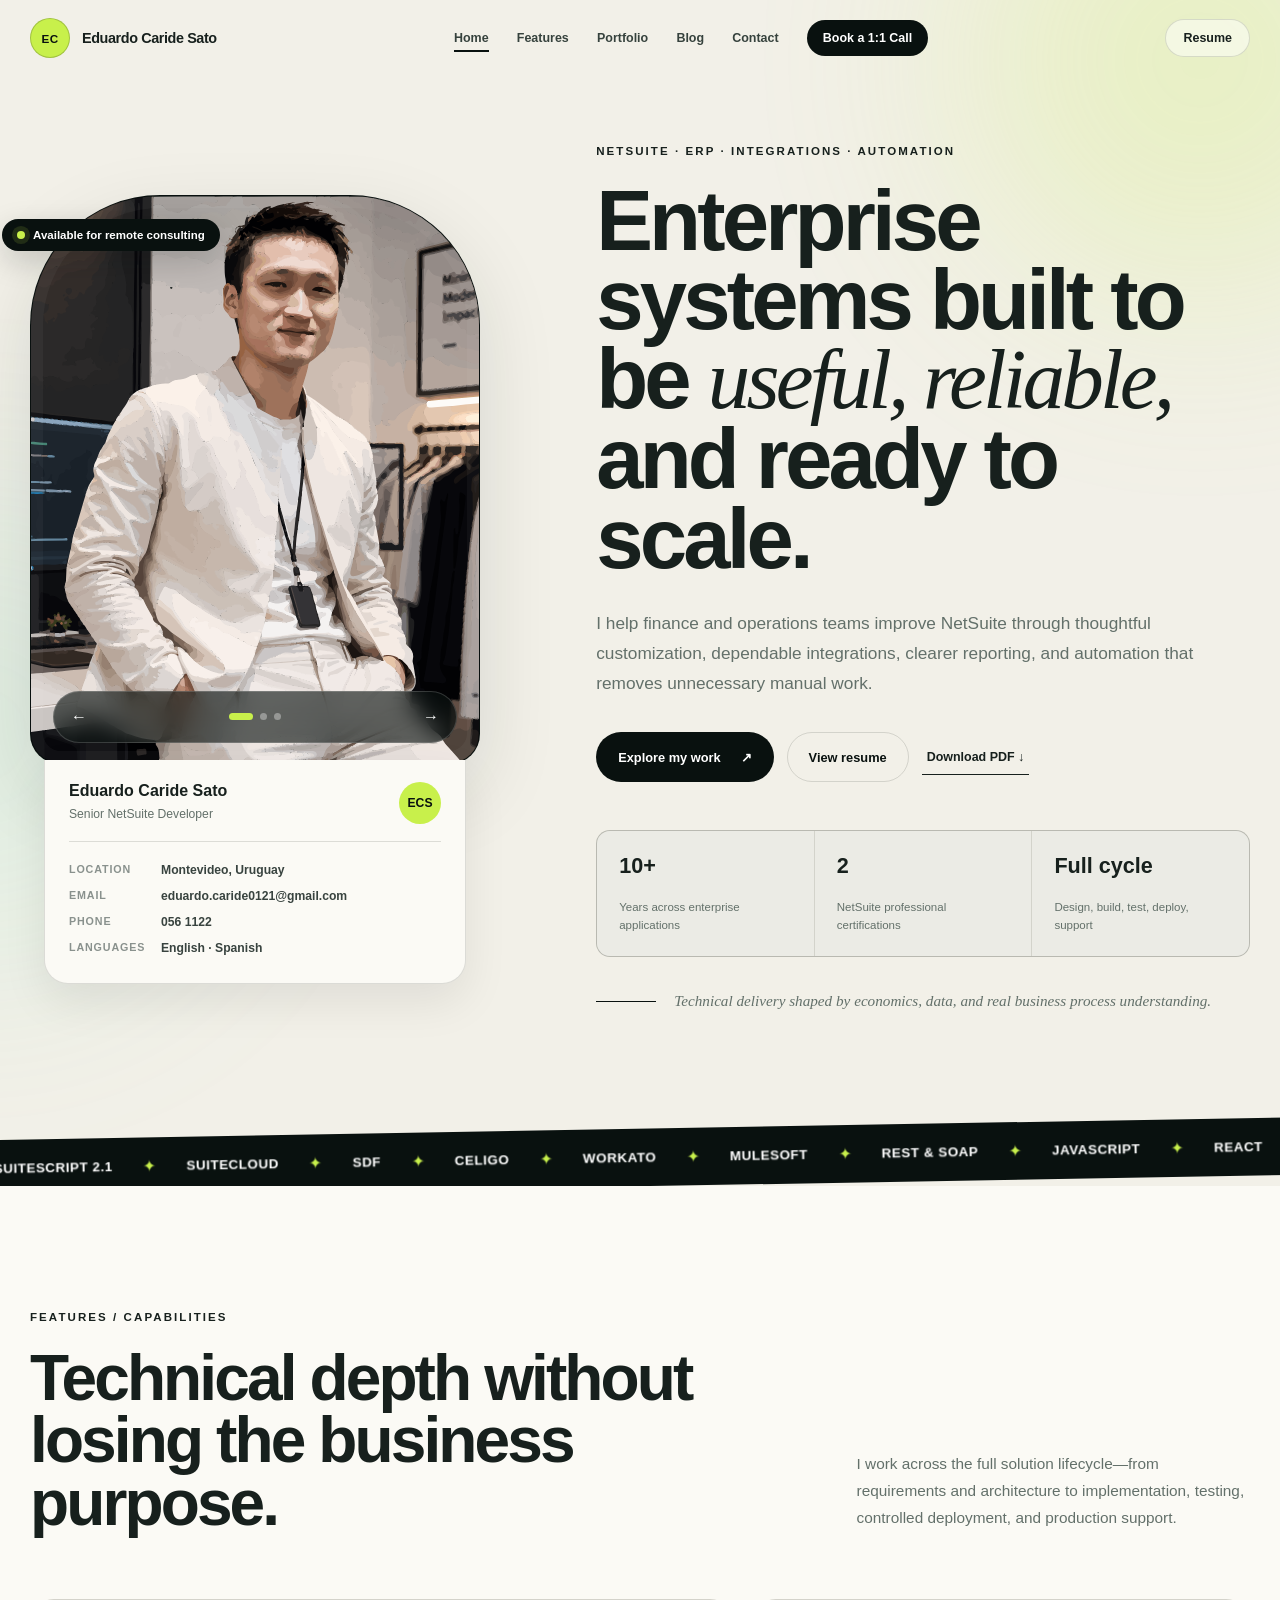
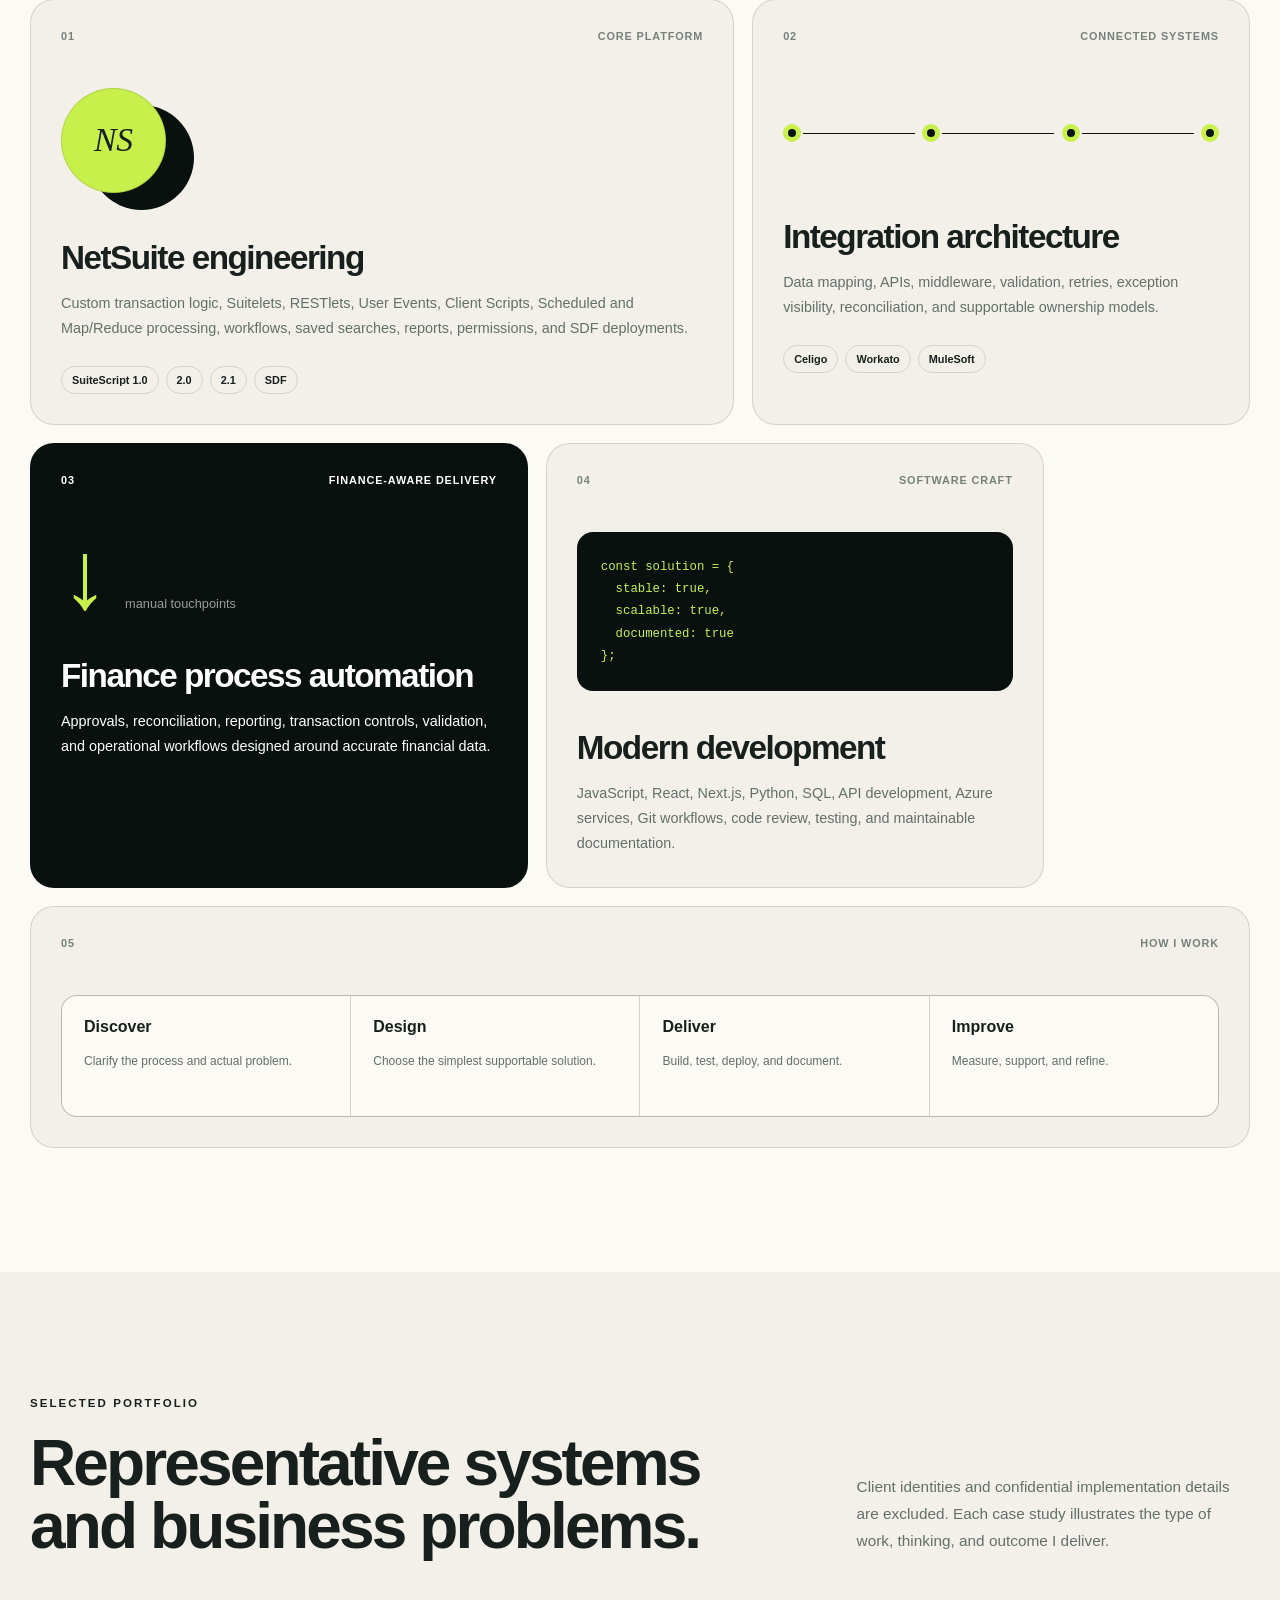
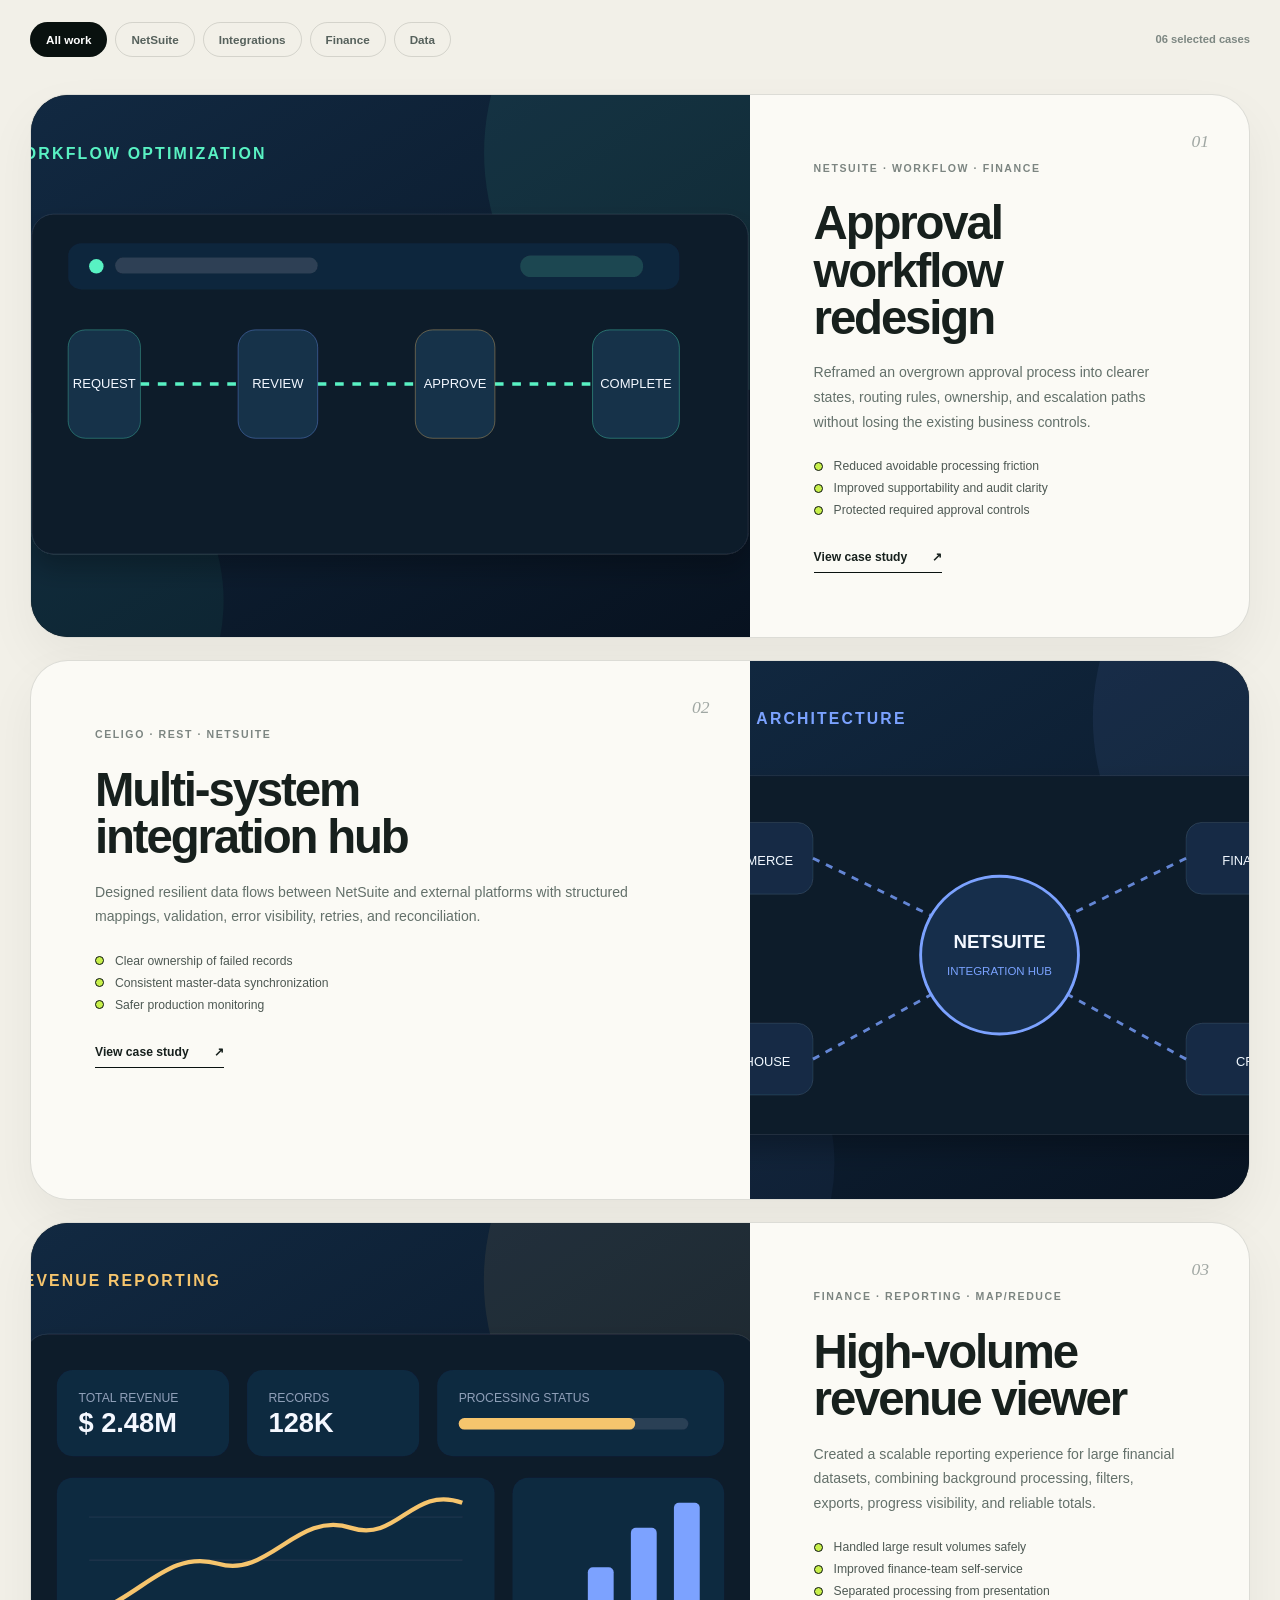
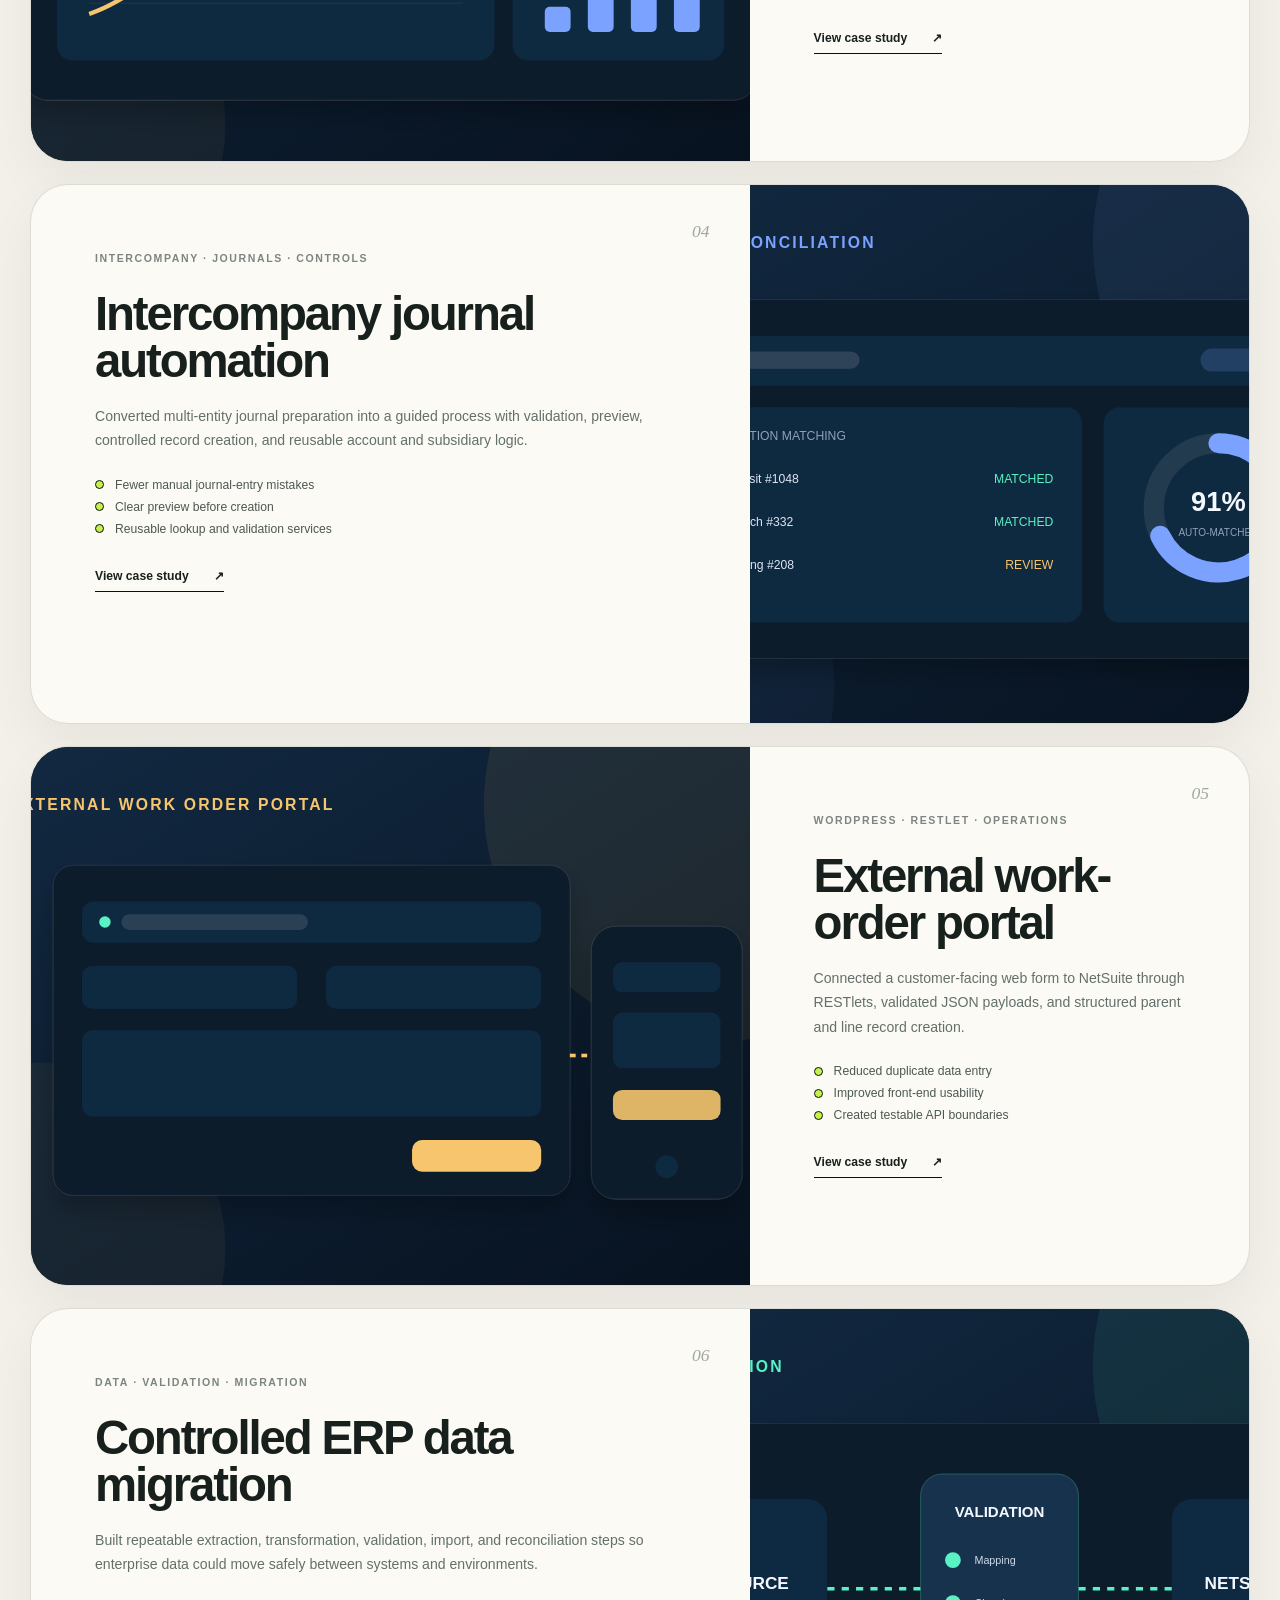
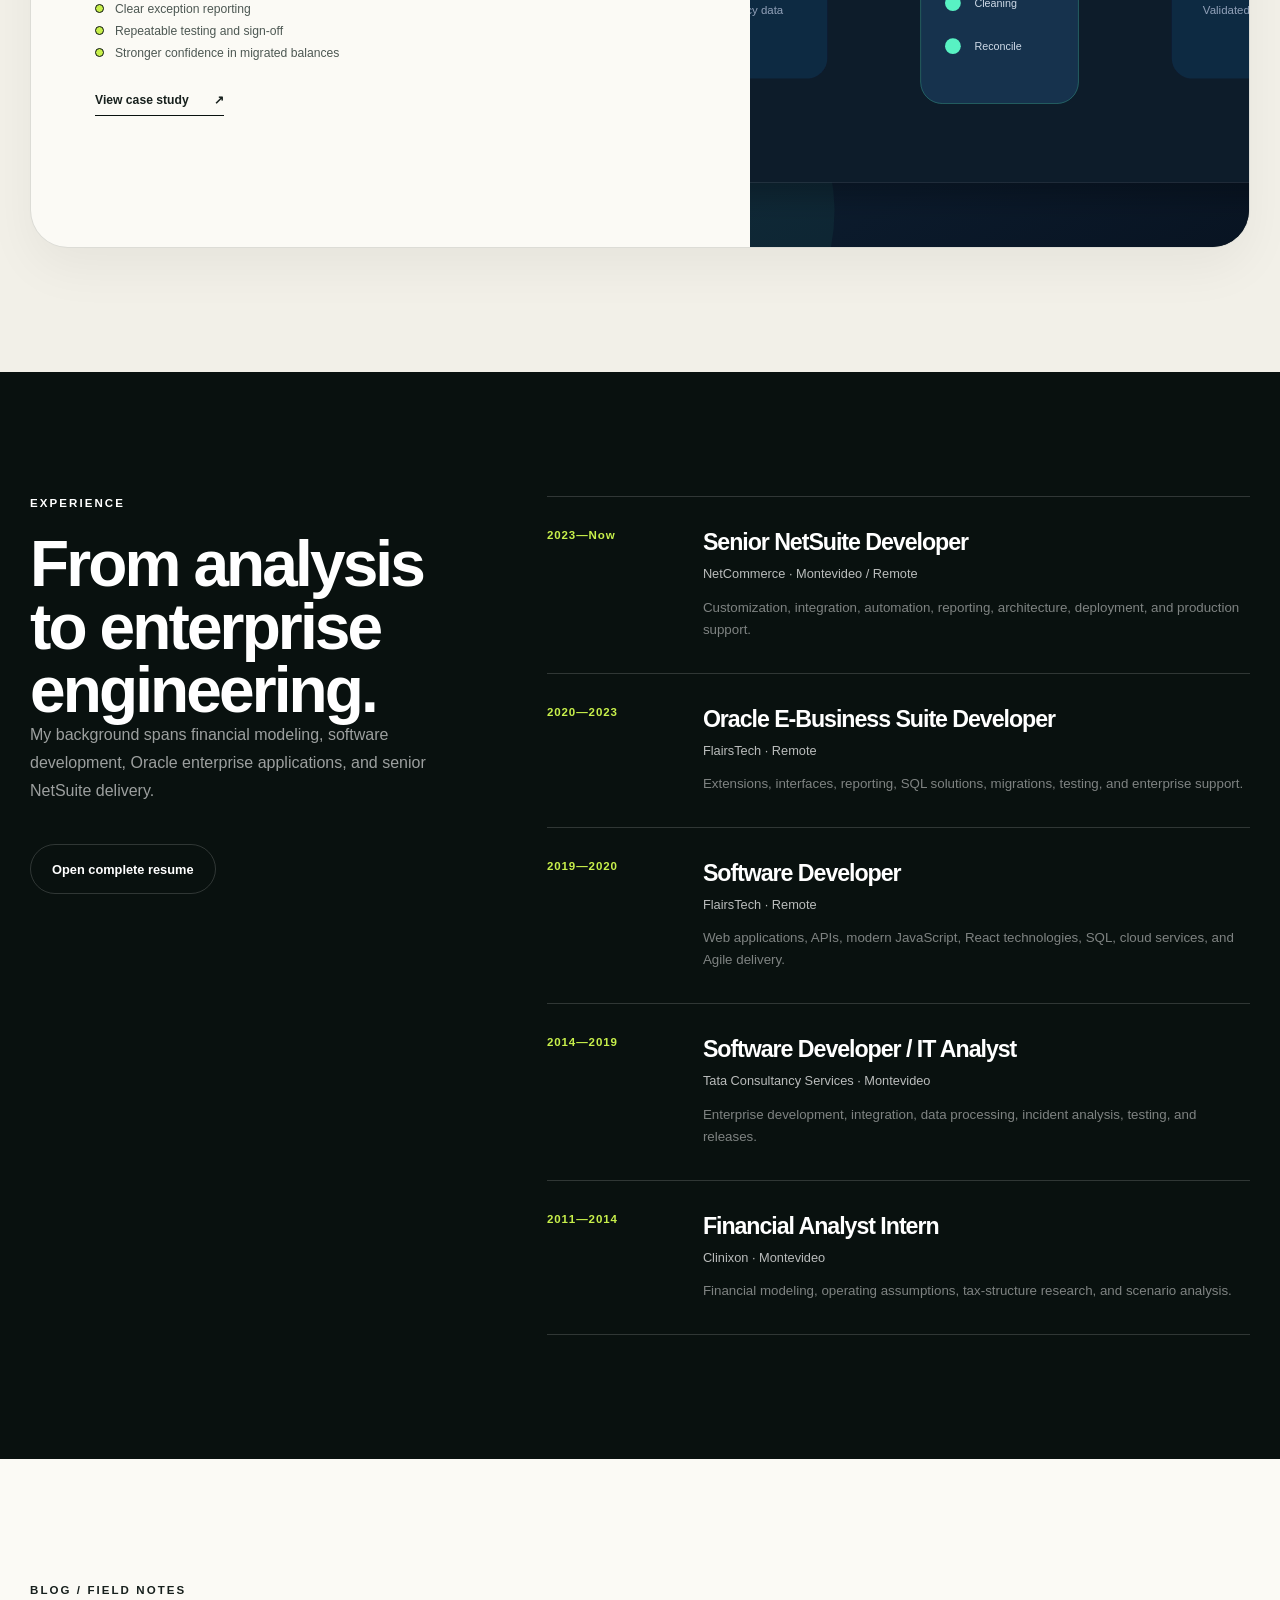
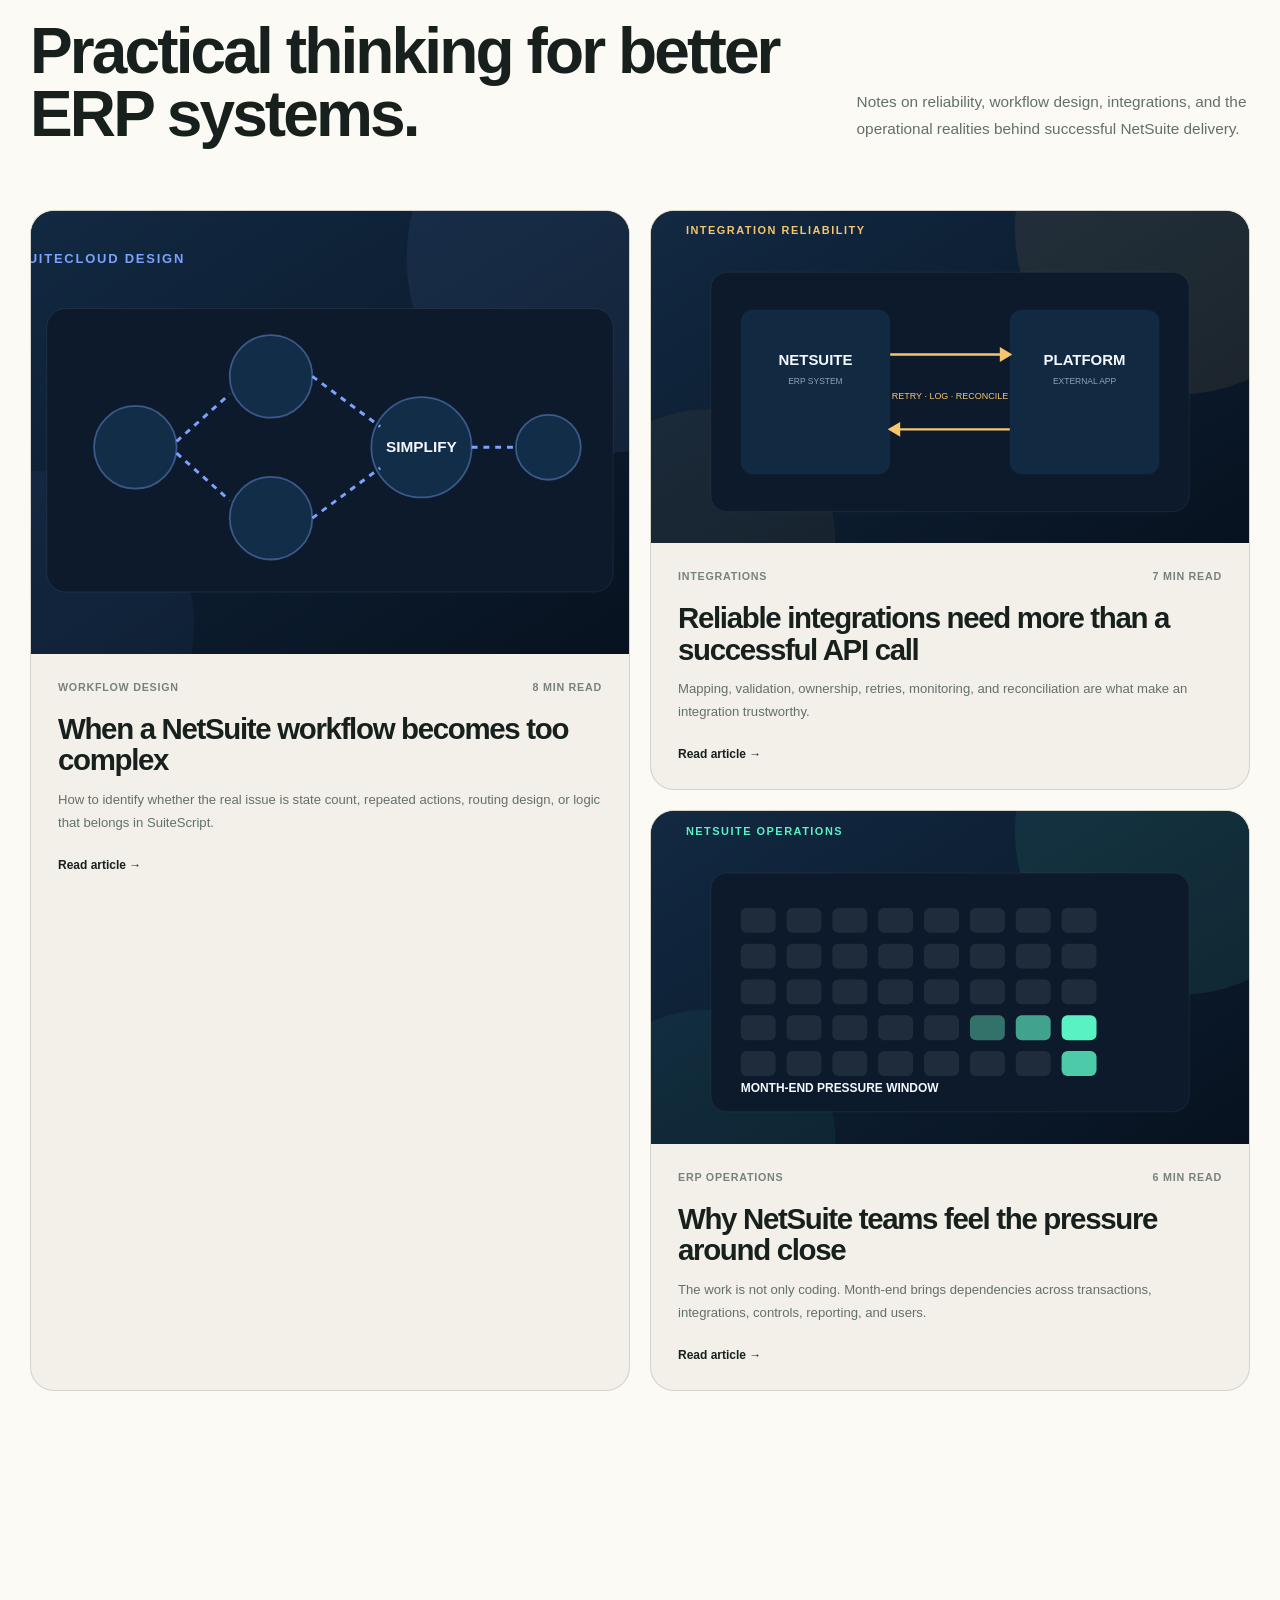
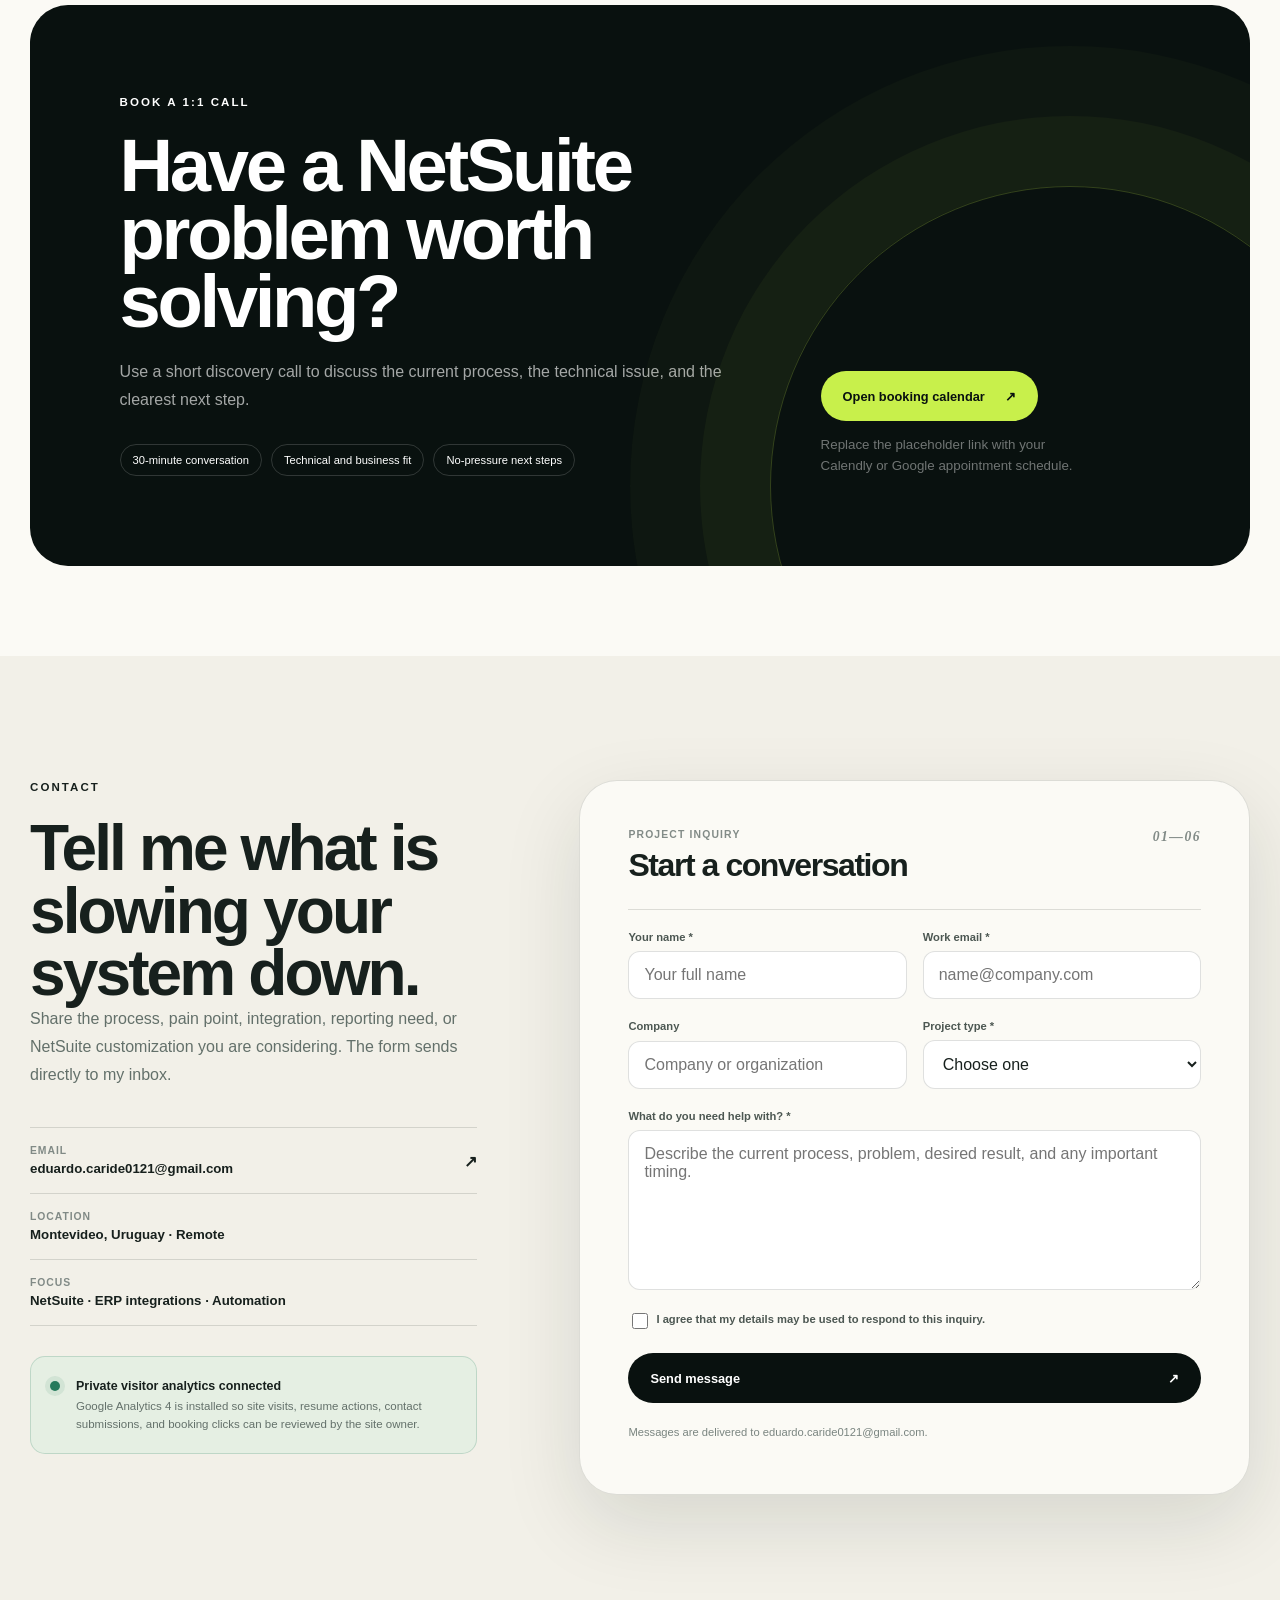
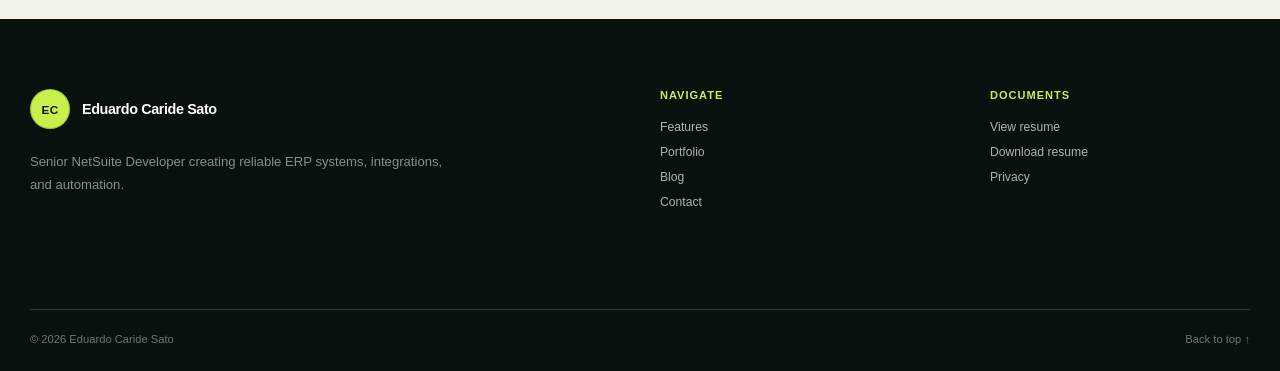
<file: index.html>
<!doctype html>
<html lang="en">
  <head>
    <meta charset="utf-8" />
    <meta name="viewport" content="width=device-width, initial-scale=1" />
    <meta
      name="description"
      content="Eduardo Caride Sato is a Senior NetSuite Developer specializing in SuiteScript, ERP automation, integrations, finance systems, and reliable enterprise applications."
    />
    <meta name="theme-color" content="#09110f" />
    <meta property="og:type" content="website" />
    <meta property="og:title" content="Eduardo Caride Sato | Senior NetSuite Developer" />
    <meta
      property="og:description"
      content="NetSuite engineering, ERP integrations, workflow automation, reporting, and finance systems."
    />
    <meta property="og:image" content="assets/profile-1.svg" />
    <title>Eduardo Caride Sato | Senior NetSuite Developer</title>
    <link rel="icon" href="assets/favicon.svg" type="image/svg+xml" />
    <link rel="stylesheet" href="styles.css" />

    <!-- Google Analytics 4: replace only if you create a different GA4 web stream. -->
    <script async src="https://www.googletagmanager.com/gtag/js?id=G-8Z9V5S9VSJ"></script>
    <script>
      window.dataLayer = window.dataLayer || [];
      function gtag() {
        dataLayer.push(arguments);
      }
      gtag("js", new Date());
      gtag("config", "G-8Z9V5S9VSJ", { send_page_view: true });
    </script>
  </head>
  <body>
    <a class="skip-link" href="#main">Skip to content</a>
    <div class="page-glow page-glow-one" aria-hidden="true"></div>
    <div class="page-glow page-glow-two" aria-hidden="true"></div>

    <header class="site-header" id="top">
      <div class="container nav-shell">
        <a class="brand" href="#home" aria-label="Go to home">
          <span class="brand-symbol">EC</span>
          <span class="brand-name">Eduardo Caride Sato</span>
        </a>

        <button
          class="menu-button"
          type="button"
          aria-expanded="false"
          aria-controls="site-navigation"
          aria-label="Open navigation"
        >
          <span></span><span></span><span></span>
        </button>

        <nav class="site-nav" id="site-navigation" aria-label="Primary navigation">
          <a href="#home">Home</a>
          <a href="#features">Features</a>
          <a href="#portfolio">Portfolio</a>
          <a href="#blog">Blog</a>
          <a href="#contact">Contact</a>
          <a class="nav-book" href="#book">Book a 1:1 Call</a>
        </nav>

        <button class="resume-nav-button" type="button" data-open-resume>Resume</button>
      </div>
    </header>

    <main id="main">
      <section class="hero section" id="home">
        <div class="container hero-layout">
          <div class="portrait-column reveal">
            <div class="availability-pill"><span></span>Available for remote consulting</div>

            <div class="portrait-card">
              <div class="portrait-slider" data-slider>
                <figure class="portrait-slide is-active">
                  <img src="assets/profile-1.svg" alt="Eduardo Caride Sato portrait placeholder for ERP engineering" />
                </figure>
                <figure class="portrait-slide">
                  <img
                    src="assets/profile-2.svg"
                    alt="Eduardo Caride Sato portrait placeholder for integration architecture"
                  />
                </figure>
                <figure class="portrait-slide">
                  <img
                    src="assets/profile-3.svg"
                    alt="Eduardo Caride Sato portrait placeholder for finance automation"
                  />
                </figure>

                <div class="portrait-controls">
                  <button type="button" data-prev aria-label="Previous photo">←</button>
                  <div class="portrait-dots" aria-label="Choose photo">
                    <button type="button" class="is-active" data-slide="0" aria-label="Photo 1"></button>
                    <button type="button" data-slide="1" aria-label="Photo 2"></button>
                    <button type="button" data-slide="2" aria-label="Photo 3"></button>
                  </div>
                  <button type="button" data-next aria-label="Next photo">→</button>
                </div>
              </div>
            </div>

            <div class="personal-card">
              <div class="personal-heading">
                <div>
                  <strong>Eduardo Caride Sato</strong>
                  <span>Senior NetSuite Developer</span>
                </div>
                <span class="personal-monogram">ECS</span>
              </div>
              <dl class="personal-list">
                <div>
                  <dt>Location</dt>
                  <dd>Montevideo, Uruguay</dd>
                </div>
                <div>
                  <dt>Email</dt>
                  <dd><a href="mailto:eduardo.caride0121@gmail.com">eduardo.caride0121@gmail.com</a></dd>
                </div>
                <div>
                  <dt>Phone</dt>
                  <dd>056 1122</dd>
                </div>
                <div>
                  <dt>Languages</dt>
                  <dd>English · Spanish</dd>
                </div>
              </dl>
            </div>
          </div>

          <div class="hero-content reveal">
            <p class="section-label">NETSUITE · ERP · INTEGRATIONS · AUTOMATION</p>
            <h1>Enterprise systems built to be <em>useful, reliable,</em> and ready to scale.</h1>
            <p class="hero-intro">
              I help finance and operations teams improve NetSuite through thoughtful customization, dependable
              integrations, clearer reporting, and automation that removes unnecessary manual work.
            </p>

            <div class="hero-actions">
              <a class="button button-primary" href="#portfolio">Explore my work <span>↗</span></a>
              <button class="button button-secondary" type="button" data-open-resume>View resume</button>
              <a class="text-link" href="assets/Eduardo-Caride-Sato-Resume.pdf" download data-track="resume_download"
                >Download PDF ↓</a
              >
            </div>

            <div class="hero-metrics" aria-label="Career highlights">
              <article><strong>10+</strong><span>Years across enterprise applications</span></article>
              <article><strong>2</strong><span>NetSuite professional certifications</span></article>
              <article><strong>Full cycle</strong><span>Design, build, test, deploy, support</span></article>
            </div>

            <div class="hero-signature">
              <span class="signature-line"></span>
              <p>Technical delivery shaped by economics, data, and real business process understanding.</p>
            </div>
          </div>
        </div>
      </section>

      <section class="marquee" aria-label="Technology expertise">
        <div class="marquee-track">
          <span>SuiteScript 2.1</span><i>✦</i><span>SuiteCloud</span><i>✦</i><span>SDF</span><i>✦</i><span>Celigo</span
          ><i>✦</i><span>Workato</span><i>✦</i><span>MuleSoft</span><i>✦</i><span>REST & SOAP</span><i>✦</i
          ><span>JavaScript</span><i>✦</i><span>React</span><i>✦</i><span>Python</span><i>✦</i><span>SQL</span><i>✦</i
          ><span>Azure</span><i>✦</i> <span aria-hidden="true">SuiteScript 2.1</span><i aria-hidden="true">✦</i
          ><span aria-hidden="true">SuiteCloud</span><i aria-hidden="true">✦</i><span aria-hidden="true">SDF</span
          ><i aria-hidden="true">✦</i><span aria-hidden="true">Celigo</span><i aria-hidden="true">✦</i
          ><span aria-hidden="true">Workato</span><i aria-hidden="true">✦</i><span aria-hidden="true">MuleSoft</span
          ><i aria-hidden="true">✦</i>
        </div>
      </section>

      <section class="section features" id="features">
        <div class="container">
          <div class="section-heading reveal">
            <div>
              <p class="section-label">FEATURES / CAPABILITIES</p>
              <h2>Technical depth without losing the business purpose.</h2>
            </div>
            <p>
              I work across the full solution lifecycle—from requirements and architecture to implementation, testing,
              controlled deployment, and production support.
            </p>
          </div>

          <div class="bento-grid">
            <article class="bento-card bento-large reveal">
              <div class="card-topline"><span>01</span><span>Core platform</span></div>
              <div class="bento-icon">NS</div>
              <h3>NetSuite engineering</h3>
              <p>
                Custom transaction logic, Suitelets, RESTlets, User Events, Client Scripts, Scheduled and Map/Reduce
                processing, workflows, saved searches, reports, permissions, and SDF deployments.
              </p>
              <div class="mini-tags"><span>SuiteScript 1.0</span><span>2.0</span><span>2.1</span><span>SDF</span></div>
            </article>

            <article class="bento-card reveal">
              <div class="card-topline"><span>02</span><span>Connected systems</span></div>
              <div class="line-visual" aria-hidden="true"><span></span><span></span><span></span><span></span></div>
              <h3>Integration architecture</h3>
              <p>
                Data mapping, APIs, middleware, validation, retries, exception visibility, reconciliation, and
                supportable ownership models.
              </p>
              <div class="mini-tags"><span>Celigo</span><span>Workato</span><span>MuleSoft</span></div>
            </article>

            <article class="bento-card bento-accent reveal">
              <div class="card-topline"><span>03</span><span>Finance-aware delivery</span></div>
              <div class="metric-visual"><strong>↓</strong><span>manual touchpoints</span></div>
              <h3>Finance process automation</h3>
              <p>
                Approvals, reconciliation, reporting, transaction controls, validation, and operational workflows
                designed around accurate financial data.
              </p>
            </article>

            <article class="bento-card reveal">
              <div class="card-topline"><span>04</span><span>Software craft</span></div>
              <pre class="code-visual"><code>const solution = {
  stable: true,
  scalable: true,
  documented: true
};</code></pre>
              <h3>Modern development</h3>
              <p>
                JavaScript, React, Next.js, Python, SQL, API development, Azure services, Git workflows, code review,
                testing, and maintainable documentation.
              </p>
            </article>

            <article class="bento-card bento-wide reveal">
              <div class="card-topline"><span>05</span><span>How I work</span></div>
              <div class="process-row">
                <div><b>Discover</b><span>Clarify the process and actual problem.</span></div>
                <div><b>Design</b><span>Choose the simplest supportable solution.</span></div>
                <div><b>Deliver</b><span>Build, test, deploy, and document.</span></div>
                <div><b>Improve</b><span>Measure, support, and refine.</span></div>
              </div>
            </article>
          </div>
        </div>
      </section>

      <section class="section portfolio" id="portfolio">
        <div class="container">
          <div class="section-heading reveal">
            <div>
              <p class="section-label">SELECTED PORTFOLIO</p>
              <h2>Representative systems and business problems.</h2>
            </div>
            <p>
              Client identities and confidential implementation details are excluded. Each case study illustrates the
              type of work, thinking, and outcome I deliver.
            </p>
          </div>

          <div class="portfolio-toolbar reveal">
            <div class="filter-buttons" role="group" aria-label="Filter portfolio">
              <button class="is-active" type="button" data-filter="all">All work</button>
              <button type="button" data-filter="netsuite">NetSuite</button>
              <button type="button" data-filter="integration">Integrations</button>
              <button type="button" data-filter="finance">Finance</button>
              <button type="button" data-filter="data">Data</button>
            </div>
            <span>06 selected cases</span>
          </div>

          <div class="project-list">
            <article class="project-card reveal" data-category="netsuite finance">
              <div class="project-media">
                <img src="assets/project-approval.svg" alt="Approval workflow redesign visualization" loading="lazy" />
              </div>
              <div class="project-copy">
                <div class="project-number">01</div>
                <p class="project-type">NETSUITE · WORKFLOW · FINANCE</p>
                <h3>Approval workflow redesign</h3>
                <p>
                  Reframed an overgrown approval process into clearer states, routing rules, ownership, and escalation
                  paths without losing the existing business controls.
                </p>
                <ul>
                  <li>Reduced avoidable processing friction</li>
                  <li>Improved supportability and audit clarity</li>
                  <li>Protected required approval controls</li>
                </ul>
                <button type="button" class="case-link" data-case="approval">View case study <span>↗</span></button>
              </div>
            </article>

            <article class="project-card project-reverse reveal" data-category="integration netsuite">
              <div class="project-media">
                <img
                  src="assets/project-integration.svg"
                  alt="Multi-system integration architecture visualization"
                  loading="lazy"
                />
              </div>
              <div class="project-copy">
                <div class="project-number">02</div>
                <p class="project-type">CELIGO · REST · NETSUITE</p>
                <h3>Multi-system integration hub</h3>
                <p>
                  Designed resilient data flows between NetSuite and external platforms with structured mappings,
                  validation, error visibility, retries, and reconciliation.
                </p>
                <ul>
                  <li>Clear ownership of failed records</li>
                  <li>Consistent master-data synchronization</li>
                  <li>Safer production monitoring</li>
                </ul>
                <button type="button" class="case-link" data-case="integration">View case study <span>↗</span></button>
              </div>
            </article>

            <article class="project-card reveal" data-category="finance data netsuite">
              <div class="project-media">
                <img
                  src="assets/project-revenue.svg"
                  alt="Revenue and financial reporting dashboard visualization"
                  loading="lazy"
                />
              </div>
              <div class="project-copy">
                <div class="project-number">03</div>
                <p class="project-type">FINANCE · REPORTING · MAP/REDUCE</p>
                <h3>High-volume revenue viewer</h3>
                <p>
                  Created a scalable reporting experience for large financial datasets, combining background processing,
                  filters, exports, progress visibility, and reliable totals.
                </p>
                <ul>
                  <li>Handled large result volumes safely</li>
                  <li>Improved finance-team self-service</li>
                  <li>Separated processing from presentation</li>
                </ul>
                <button type="button" class="case-link" data-case="revenue">View case study <span>↗</span></button>
              </div>
            </article>

            <article class="project-card project-reverse reveal" data-category="finance netsuite">
              <div class="project-media">
                <img
                  src="assets/project-reconciliation.svg"
                  alt="Intercompany finance automation visualization"
                  loading="lazy"
                />
              </div>
              <div class="project-copy">
                <div class="project-number">04</div>
                <p class="project-type">INTERCOMPANY · JOURNALS · CONTROLS</p>
                <h3>Intercompany journal automation</h3>
                <p>
                  Converted multi-entity journal preparation into a guided process with validation, preview, controlled
                  record creation, and reusable account and subsidiary logic.
                </p>
                <ul>
                  <li>Fewer manual journal-entry mistakes</li>
                  <li>Clear preview before creation</li>
                  <li>Reusable lookup and validation services</li>
                </ul>
                <button type="button" class="case-link" data-case="intercompany">View case study <span>↗</span></button>
              </div>
            </article>

            <article class="project-card reveal" data-category="integration netsuite">
              <div class="project-media">
                <img src="assets/project-workorder.svg" alt="Work order integration visualization" loading="lazy" />
              </div>
              <div class="project-copy">
                <div class="project-number">05</div>
                <p class="project-type">WORDPRESS · RESTLET · OPERATIONS</p>
                <h3>External work-order portal</h3>
                <p>
                  Connected a customer-facing web form to NetSuite through RESTlets, validated JSON payloads, and
                  structured parent and line record creation.
                </p>
                <ul>
                  <li>Reduced duplicate data entry</li>
                  <li>Improved front-end usability</li>
                  <li>Created testable API boundaries</li>
                </ul>
                <button type="button" class="case-link" data-case="workorder">View case study <span>↗</span></button>
              </div>
            </article>

            <article class="project-card project-reverse reveal" data-category="data finance netsuite">
              <div class="project-media">
                <img
                  src="assets/project-migration.svg"
                  alt="Data migration and validation visualization"
                  loading="lazy"
                />
              </div>
              <div class="project-copy">
                <div class="project-number">06</div>
                <p class="project-type">DATA · VALIDATION · MIGRATION</p>
                <h3>Controlled ERP data migration</h3>
                <p>
                  Built repeatable extraction, transformation, validation, import, and reconciliation steps so
                  enterprise data could move safely between systems and environments.
                </p>
                <ul>
                  <li>Clear exception reporting</li>
                  <li>Repeatable testing and sign-off</li>
                  <li>Stronger confidence in migrated balances</li>
                </ul>
                <button type="button" class="case-link" data-case="migration">View case study <span>↗</span></button>
              </div>
            </article>
          </div>
        </div>
      </section>

      <section class="section experience" aria-labelledby="experience-title">
        <div class="container experience-layout">
          <div class="experience-intro reveal">
            <p class="section-label">EXPERIENCE</p>
            <h2 id="experience-title">From analysis to enterprise engineering.</h2>
            <p>
              My background spans financial modeling, software development, Oracle enterprise applications, and senior
              NetSuite delivery.
            </p>
            <button class="button button-secondary" type="button" data-open-resume>Open complete resume</button>
          </div>

          <div class="timeline">
            <article class="timeline-item reveal">
              <span>2023—Now</span>
              <div>
                <h3>Senior NetSuite Developer</h3>
                <p>NetCommerce · Montevideo / Remote</p>
                <small
                  >Customization, integration, automation, reporting, architecture, deployment, and production
                  support.</small
                >
              </div>
            </article>
            <article class="timeline-item reveal">
              <span>2020—2023</span>
              <div>
                <h3>Oracle E-Business Suite Developer</h3>
                <p>FlairsTech · Remote</p>
                <small
                  >Extensions, interfaces, reporting, SQL solutions, migrations, testing, and enterprise support.</small
                >
              </div>
            </article>
            <article class="timeline-item reveal">
              <span>2019—2020</span>
              <div>
                <h3>Software Developer</h3>
                <p>FlairsTech · Remote</p>
                <small
                  >Web applications, APIs, modern JavaScript, React technologies, SQL, cloud services, and Agile
                  delivery.</small
                >
              </div>
            </article>
            <article class="timeline-item reveal">
              <span>2014—2019</span>
              <div>
                <h3>Software Developer / IT Analyst</h3>
                <p>Tata Consultancy Services · Montevideo</p>
                <small
                  >Enterprise development, integration, data processing, incident analysis, testing, and
                  releases.</small
                >
              </div>
            </article>
            <article class="timeline-item reveal">
              <span>2011—2014</span>
              <div>
                <h3>Financial Analyst Intern</h3>
                <p>Clinixon · Montevideo</p>
                <small>Financial modeling, operating assumptions, tax-structure research, and scenario analysis.</small>
              </div>
            </article>
          </div>
        </div>
      </section>

      <section class="section blog" id="blog">
        <div class="container">
          <div class="section-heading reveal">
            <div>
              <p class="section-label">BLOG / FIELD NOTES</p>
              <h2>Practical thinking for better ERP systems.</h2>
            </div>
            <p>
              Notes on reliability, workflow design, integrations, and the operational realities behind successful
              NetSuite delivery.
            </p>
          </div>

          <div class="blog-grid">
            <article class="blog-card blog-featured reveal">
              <a href="blog/workflow-optimization.html" class="blog-image"
                ><img src="assets/blog-workflow.svg" alt="Workflow optimization article cover" loading="lazy"
              /></a>
              <div class="blog-content">
                <div class="blog-meta"><span>Workflow design</span><time datetime="2026-08-03">8 min read</time></div>
                <h3><a href="blog/workflow-optimization.html">When a NetSuite workflow becomes too complex</a></h3>
                <p>
                  How to identify whether the real issue is state count, repeated actions, routing design, or logic that
                  belongs in SuiteScript.
                </p>
                <a class="article-link" href="blog/workflow-optimization.html">Read article →</a>
              </div>
            </article>
            <article class="blog-card reveal">
              <a href="blog/integration-reliability.html" class="blog-image"
                ><img src="assets/blog-integration.svg" alt="Integration reliability article cover" loading="lazy"
              /></a>
              <div class="blog-content">
                <div class="blog-meta"><span>Integrations</span><time datetime="2026-08-03">7 min read</time></div>
                <h3>
                  <a href="blog/integration-reliability.html"
                    >Reliable integrations need more than a successful API call</a
                  >
                </h3>
                <p>
                  Mapping, validation, ownership, retries, monitoring, and reconciliation are what make an integration
                  trustworthy.
                </p>
                <a class="article-link" href="blog/integration-reliability.html">Read article →</a>
              </div>
            </article>
            <article class="blog-card reveal">
              <a href="blog/netsuite-busy-periods.html" class="blog-image"
                ><img src="assets/blog-busy.svg" alt="NetSuite busy periods article cover" loading="lazy"
              /></a>
              <div class="blog-content">
                <div class="blog-meta"><span>ERP operations</span><time datetime="2026-08-03">6 min read</time></div>
                <h3><a href="blog/netsuite-busy-periods.html">Why NetSuite teams feel the pressure around close</a></h3>
                <p>
                  The work is not only coding. Month-end brings dependencies across transactions, integrations,
                  controls, reporting, and users.
                </p>
                <a class="article-link" href="blog/netsuite-busy-periods.html">Read article →</a>
              </div>
            </article>
          </div>
        </div>
      </section>

      <section class="section booking" id="book">
        <div class="container booking-card reveal">
          <div class="booking-orbit" aria-hidden="true"></div>
          <div class="booking-copy">
            <p class="section-label">BOOK A 1:1 CALL</p>
            <h2>Have a NetSuite problem worth solving?</h2>
            <p>
              Use a short discovery call to discuss the current process, the technical issue, and the clearest next
              step.
            </p>
            <div class="booking-points">
              <span>30-minute conversation</span><span>Technical and business fit</span
              ><span>No-pressure next steps</span>
            </div>
          </div>
          <div class="booking-action">
            <a
              class="button button-light"
              href="https://calendly.com/your-profile/30min"
              target="_blank"
              rel="noopener"
              data-track="booking_click"
              >Open booking calendar <span>↗</span></a
            >
            <small>Replace the placeholder link with your Calendly or Google appointment schedule.</small>
          </div>
        </div>
      </section>

      <section class="section contact" id="contact">
        <div class="container contact-layout">
          <div class="contact-copy reveal">
            <p class="section-label">CONTACT</p>
            <h2>Tell me what is slowing your system down.</h2>
            <p>
              Share the process, pain point, integration, reporting need, or NetSuite customization you are considering.
              The form sends directly to my inbox.
            </p>

            <div class="contact-methods">
              <a href="mailto:eduardo.caride0121@gmail.com"
                ><span>Email</span><strong>eduardo.caride0121@gmail.com</strong><b>↗</b></a
              >
              <div><span>Location</span><strong>Montevideo, Uruguay · Remote</strong></div>
              <div><span>Focus</span><strong>NetSuite · ERP integrations · Automation</strong></div>
            </div>

            <div class="analytics-note">
              <span class="analytics-dot"></span>
              <div>
                <strong>Private visitor analytics connected</strong>
                <p>
                  Google Analytics 4 is installed so site visits, resume actions, contact submissions, and booking
                  clicks can be reviewed by the site owner.
                </p>
              </div>
            </div>
          </div>

          <form
            class="contact-form reveal"
            id="contact-form"
            action="https://formsubmit.co/eduardo.caride0121@gmail.com"
            method="POST"
            novalidate
          >
            <input type="hidden" name="_subject" value="New portfolio inquiry for Eduardo Caride Sato" />
            <input type="hidden" name="_template" value="table" />
            <input type="hidden" name="_captcha" value="false" />
            <input type="text" name="_honey" class="honeypot" tabindex="-1" autocomplete="off" aria-hidden="true" />

            <div class="form-heading">
              <div>
                <span>PROJECT INQUIRY</span>
                <h3>Start a conversation</h3>
              </div>
              <span class="form-index">01—06</span>
            </div>

            <div class="form-grid two-columns">
              <label
                ><span>Your name *</span
                ><input type="text" name="name" autocomplete="name" required placeholder="Your full name"
              /></label>
              <label
                ><span>Work email *</span
                ><input type="email" name="email" autocomplete="email" required placeholder="name@company.com"
              /></label>
            </div>

            <div class="form-grid two-columns">
              <label
                ><span>Company</span
                ><input type="text" name="company" autocomplete="organization" placeholder="Company or organization"
              /></label>
              <label
                ><span>Project type *</span
                ><select name="topic" required>
                  <option value="">Choose one</option>
                  <option>NetSuite customization</option>
                  <option>Integration or API</option>
                  <option>Workflow automation</option>
                  <option>Reporting or finance systems</option>
                  <option>Production support</option>
                  <option>Other consulting</option>
                </select></label
              >
            </div>

            <label
              ><span>What do you need help with? *</span
              ><textarea
                name="message"
                rows="7"
                required
                minlength="20"
                placeholder="Describe the current process, problem, desired result, and any important timing."
              ></textarea>
            </label>

            <label class="consent-row"
              ><input type="checkbox" name="consent" value="Yes" required /><span
                >I agree that my details may be used to respond to this inquiry.</span
              ></label
            >

            <button class="button button-primary submit-button" type="submit">
              <span class="button-label">Send message</span><span class="button-spinner" aria-hidden="true"></span
              ><b>↗</b>
            </button>
            <div class="form-status" id="form-status" role="status" aria-live="polite">
              Messages are delivered to eduardo.caride0121@gmail.com.
            </div>
            <noscript
              ><p class="noscript-note">
                JavaScript is disabled. The form will still open the secure FormSubmit submission page.
              </p></noscript
            >
          </form>
        </div>
      </section>
    </main>

    <footer class="site-footer">
      <div class="container footer-grid">
        <div>
          <a class="brand footer-brand" href="#home"
            ><span class="brand-symbol">EC</span><span class="brand-name">Eduardo Caride Sato</span></a
          >
          <p>Senior NetSuite Developer creating reliable ERP systems, integrations, and automation.</p>
        </div>
        <div class="footer-links">
          <strong>Navigate</strong><a href="#features">Features</a><a href="#portfolio">Portfolio</a
          ><a href="#blog">Blog</a><a href="#contact">Contact</a>
        </div>
        <div class="footer-links">
          <strong>Documents</strong><button type="button" data-open-resume>View resume</button
          ><a href="assets/Eduardo-Caride-Sato-Resume.pdf" download data-track="resume_download">Download resume</a
          ><a href="privacy.html">Privacy</a>
        </div>
        <div class="footer-bottom">
          <span>© <span id="current-year"></span> Eduardo Caride Sato</span><a href="#top">Back to top ↑</a>
        </div>
      </div>
    </footer>

    <dialog class="resume-modal" id="resume-modal" aria-labelledby="resume-title">
      <div class="modal-toolbar">
        <div><span>RESUME PREVIEW</span><strong id="resume-title">Eduardo Caride Sato</strong></div>
        <div>
          <a href="assets/Eduardo-Caride-Sato-Resume.pdf" download data-track="resume_download">Download PDF</a
          ><button type="button" data-close-resume aria-label="Close resume preview">×</button>
        </div>
      </div>
      <div class="resume-preview">
        <img src="assets/resume-preview.png" alt="Preview of Eduardo Caride Sato's resume" /><a
          class="button button-primary"
          href="assets/Eduardo-Caride-Sato-Resume.pdf"
          target="_blank"
          rel="noopener"
          >Open full PDF <span>↗</span></a
        >
      </div>
    </dialog>

    <dialog class="case-modal" id="case-modal" aria-labelledby="case-title">
      <button class="case-close" type="button" data-close-case aria-label="Close case study">×</button>
      <div class="case-modal-inner">
        <p class="section-label" id="case-category">CASE STUDY</p>
        <h2 id="case-title">Project title</h2>
        <p class="case-summary" id="case-summary"></p>
        <div class="case-columns">
          <div>
            <span>Challenge</span>
            <p id="case-challenge"></p>
          </div>
          <div>
            <span>Approach</span>
            <p id="case-approach"></p>
          </div>
          <div>
            <span>Result</span>
            <p id="case-result"></p>
          </div>
        </div>
        <a class="button button-primary" href="#contact" data-close-case>Discuss a similar project <span>↗</span></a>
      </div>
    </dialog>

    <div class="toast" id="toast" role="status" aria-live="polite"></div>
    <script src="script.js" defer></script>
  </body>
</html>
</file>
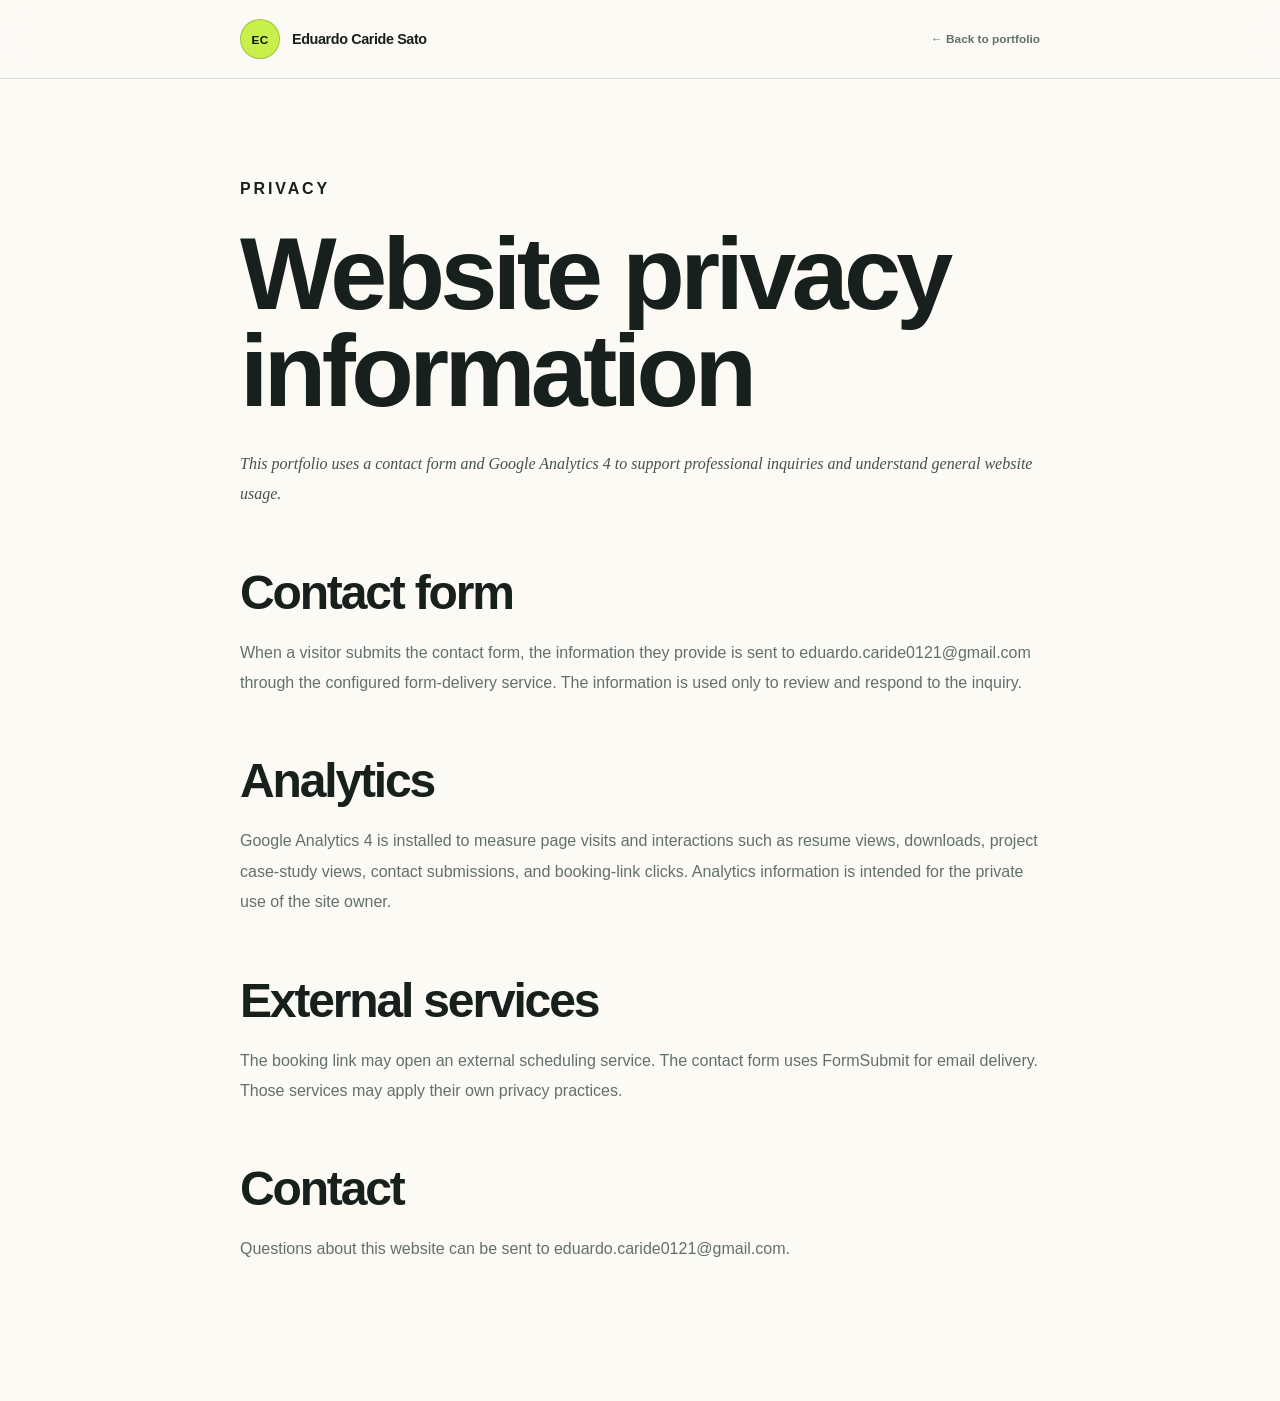
<file: privacy.html>
<!doctype html>
<html lang="en">
  <head>
    <meta charset="utf-8" />
    <meta name="viewport" content="width=device-width, initial-scale=1" />
    <meta name="description" content="Privacy information for Eduardo Caride Sato's portfolio website." />
    <title>Privacy | Eduardo Caride Sato</title>
    <link rel="icon" href="assets/favicon.svg" type="image/svg+xml" />
    <link rel="stylesheet" href="styles.css" />
    <link rel="stylesheet" href="blog/article.css" />
    <script async src="https://www.googletagmanager.com/gtag/js?id=G-8Z9V5S9VSJ"></script>
    <script>
      window.dataLayer = window.dataLayer || [];
      function gtag() {
        dataLayer.push(arguments);
      }
      gtag("js", new Date());
      gtag("config", "G-8Z9V5S9VSJ", { send_page_view: true });
    </script>
  </head>
  <body class="article-page">
    <header class="article-header">
      <div class="article-container">
        <a class="brand" href="index.html"
          ><span class="brand-symbol">EC</span><span class="brand-name">Eduardo Caride Sato</span></a
        ><a class="article-back" href="index.html">← Back to portfolio</a>
      </div>
    </header>
    <main class="article-main">
      <article class="article-container article-body">
        <p class="section-label">PRIVACY</p>
        <h1>Website privacy information</h1>
        <p class="article-lead">
          This portfolio uses a contact form and Google Analytics 4 to support professional inquiries and understand
          general website usage.
        </p>
        <h2>Contact form</h2>
        <p>
          When a visitor submits the contact form, the information they provide is sent to eduardo.caride0121@gmail.com
          through the configured form-delivery service. The information is used only to review and respond to the
          inquiry.
        </p>
        <h2>Analytics</h2>
        <p>
          Google Analytics 4 is installed to measure page visits and interactions such as resume views, downloads,
          project case-study views, contact submissions, and booking-link clicks. Analytics information is intended for
          the private use of the site owner.
        </p>
        <h2>External services</h2>
        <p>
          The booking link may open an external scheduling service. The contact form uses FormSubmit for email delivery.
          Those services may apply their own privacy practices.
        </p>
        <h2>Contact</h2>
        <p>
          Questions about this website can be sent to
          <a href="mailto:eduardo.caride0121@gmail.com">eduardo.caride0121@gmail.com</a>.
        </p>
      </article>
    </main>
  </body>
</html>
</file>
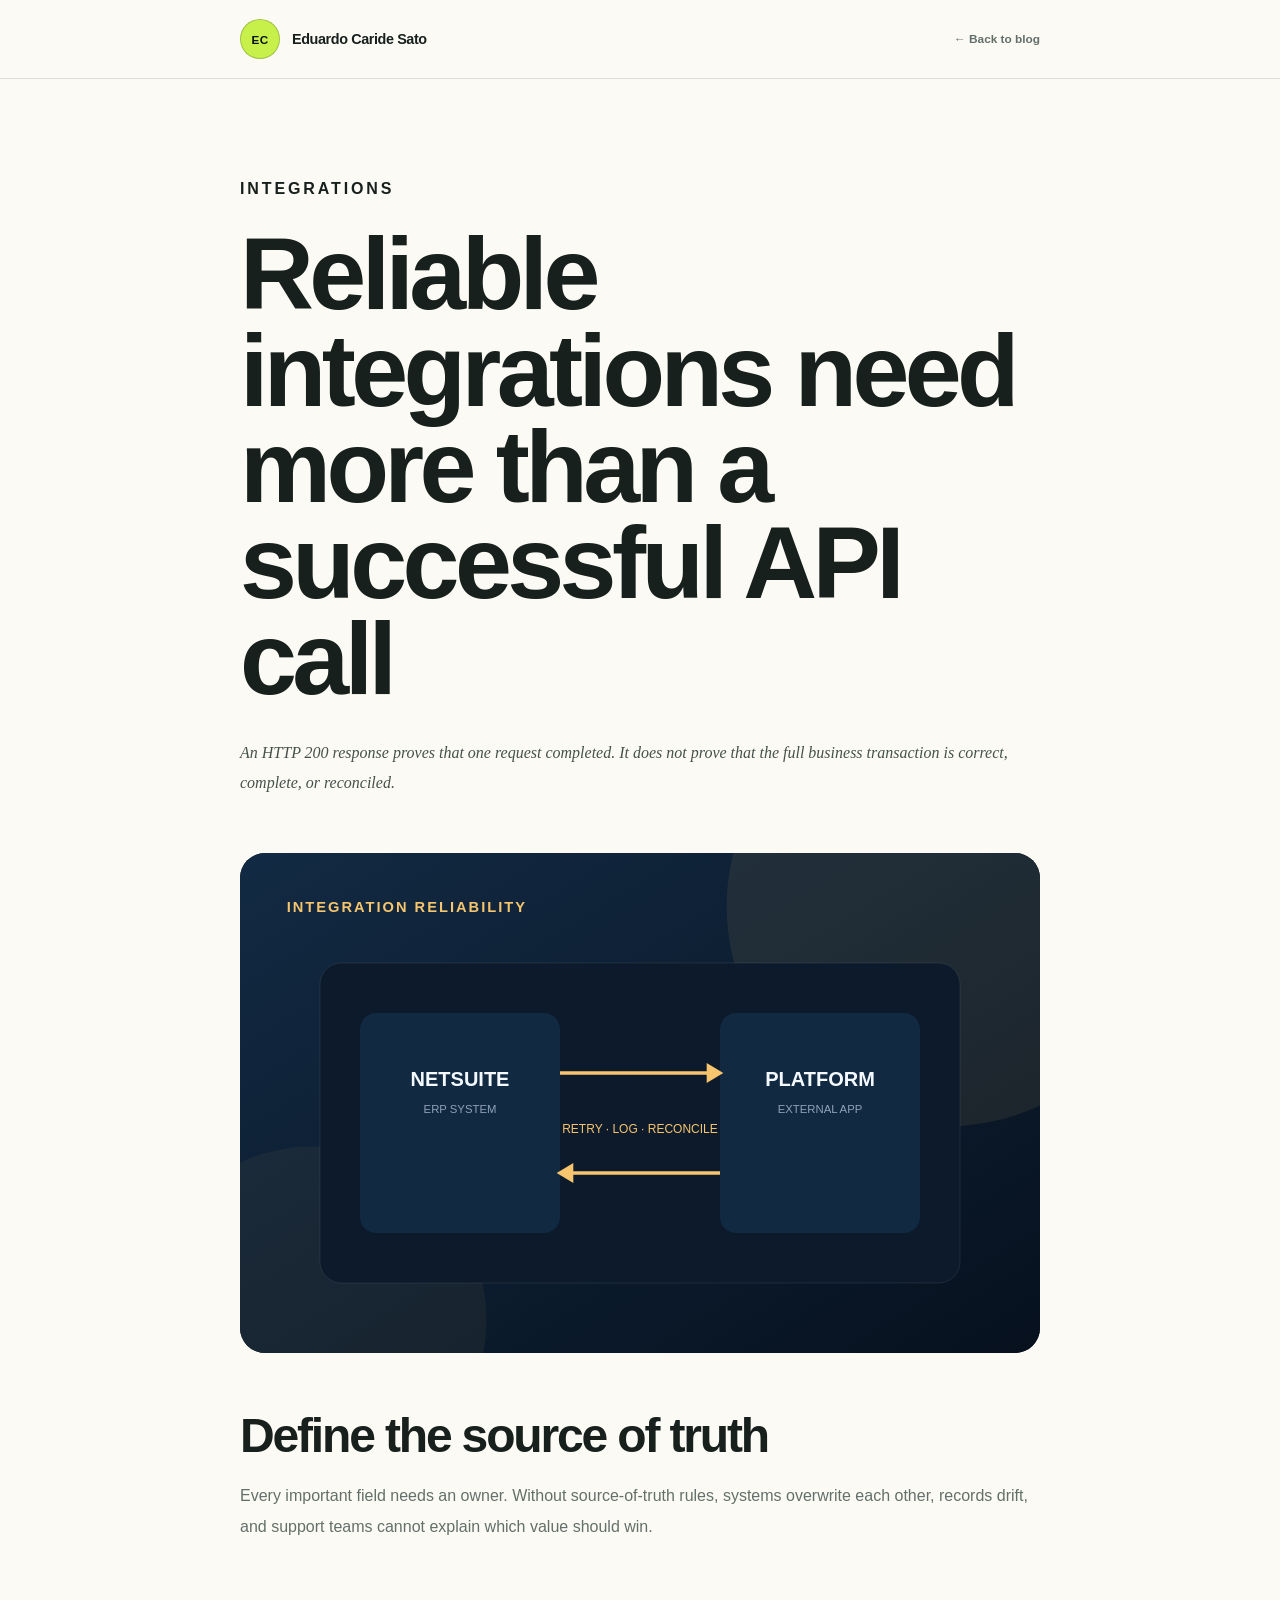
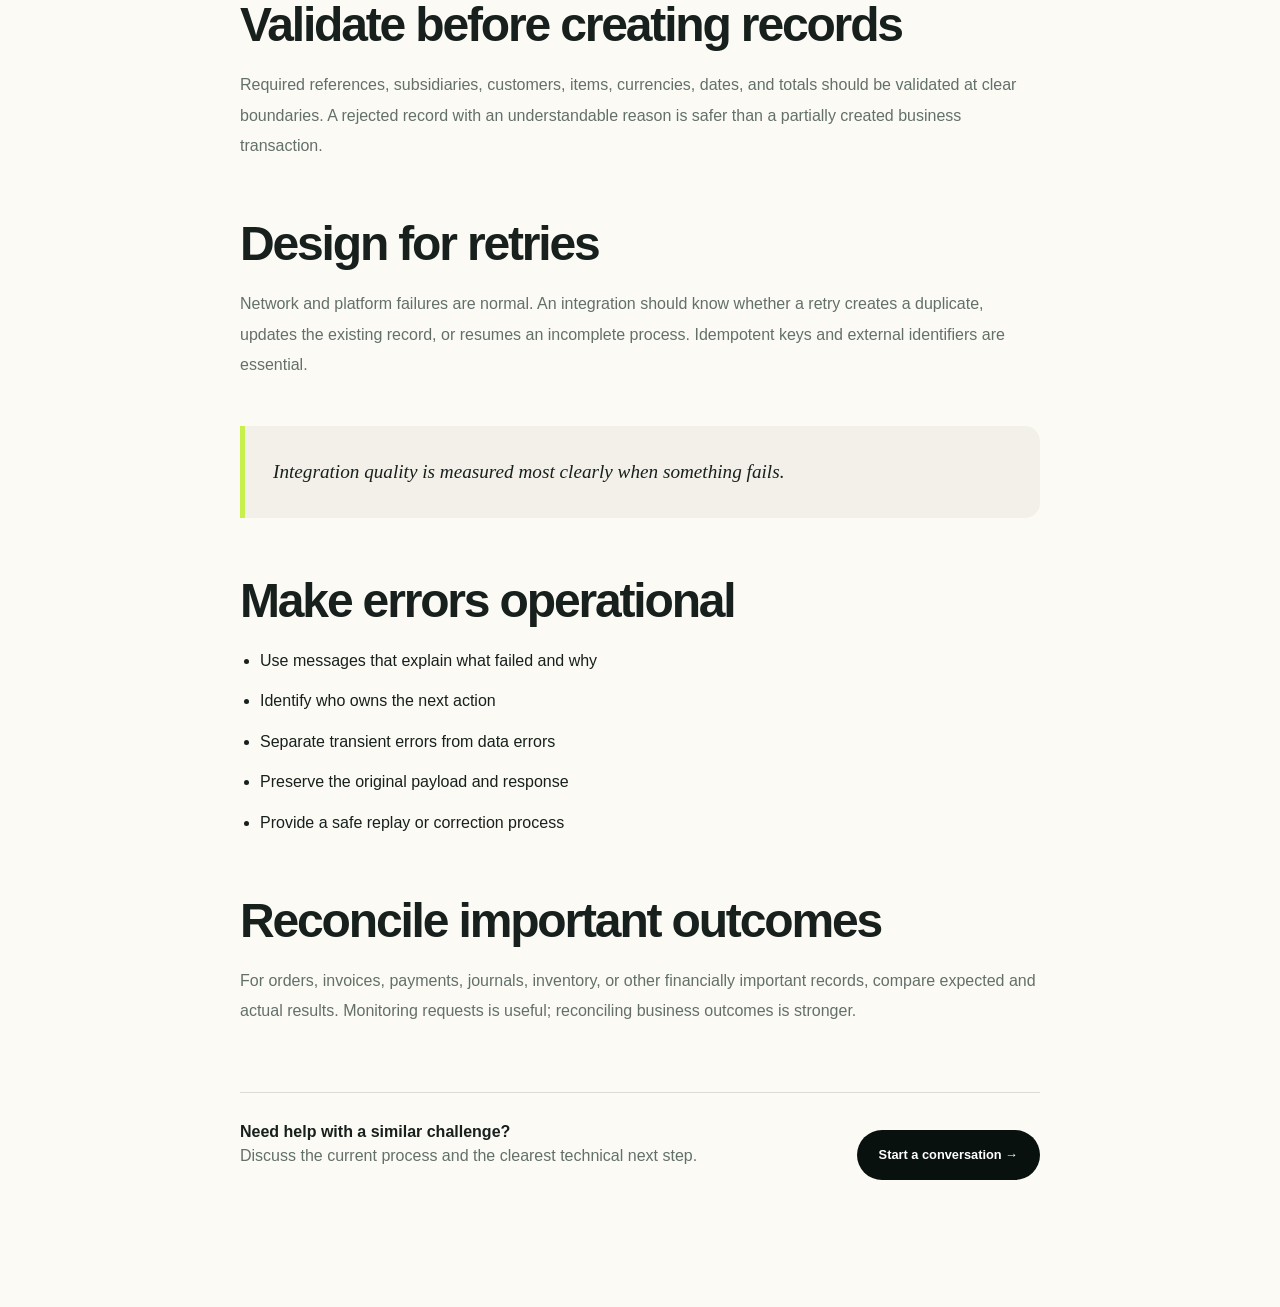
<file: blog/integration-reliability.html>
<!doctype html>
<html lang="en">
  <head>
    <meta charset="utf-8" />
    <meta name="viewport" content="width=device-width, initial-scale=1" />
    <meta
      name="description"
      content="An HTTP 200 response proves that one request completed. It does not prove that the full business transaction is correct, complete, or reconciled."
    />
    <title>Reliable integrations need more than a successful API call | Eduardo Caride Sato</title>
    <link rel="icon" href="../assets/favicon.svg" type="image/svg+xml" />
    <link rel="stylesheet" href="../styles.css" />
    <link rel="stylesheet" href="article.css" />
    <script async src="https://www.googletagmanager.com/gtag/js?id=G-8Z9V5S9VSJ"></script>
    <script>
      window.dataLayer = window.dataLayer || [];
      function gtag() {
        dataLayer.push(arguments);
      }
      gtag("js", new Date());
      gtag("config", "G-8Z9V5S9VSJ", { send_page_view: true });
    </script>
  </head>
  <body class="article-page">
    <header class="article-header">
      <div class="article-container">
        <a class="brand" href="../index.html"
          ><span class="brand-symbol">EC</span><span class="brand-name">Eduardo Caride Sato</span></a
        ><a class="article-back" href="../index.html#blog">← Back to blog</a>
      </div>
    </header>
    <main class="article-main">
      <article class="article-container article-body">
        <p class="section-label">INTEGRATIONS</p>
        <h1>Reliable integrations need more than a successful API call</h1>
        <p class="article-lead">
          An HTTP 200 response proves that one request completed. It does not prove that the full business transaction
          is correct, complete, or reconciled.
        </p>
        <figure class="article-cover">
          <img src="../assets/blog-integration.svg" alt="Reliable integrations need more than a successful API call" />
        </figure>
        <h2>Define the source of truth</h2>
        <p>
          Every important field needs an owner. Without source-of-truth rules, systems overwrite each other, records
          drift, and support teams cannot explain which value should win.
        </p>
        <h2>Validate before creating records</h2>
        <p>
          Required references, subsidiaries, customers, items, currencies, dates, and totals should be validated at
          clear boundaries. A rejected record with an understandable reason is safer than a partially created business
          transaction.
        </p>
        <h2>Design for retries</h2>
        <p>
          Network and platform failures are normal. An integration should know whether a retry creates a duplicate,
          updates the existing record, or resumes an incomplete process. Idempotent keys and external identifiers are
          essential.
        </p>
        <div class="article-callout"><p>Integration quality is measured most clearly when something fails.</p></div>
        <h2>Make errors operational</h2>
        <ul>
          <li>Use messages that explain what failed and why</li>
          <li>Identify who owns the next action</li>
          <li>Separate transient errors from data errors</li>
          <li>Preserve the original payload and response</li>
          <li>Provide a safe replay or correction process</li>
        </ul>
        <h2>Reconcile important outcomes</h2>
        <p>
          For orders, invoices, payments, journals, inventory, or other financially important records, compare expected
          and actual results. Monitoring requests is useful; reconciling business outcomes is stronger.
        </p>
        <div class="article-cta">
          <div>
            <strong>Need help with a similar challenge?</strong>
            <p>Discuss the current process and the clearest technical next step.</p>
          </div>
          <a class="button button-primary" href="../index.html#contact">Start a conversation →</a>
        </div>
      </article>
    </main>
  </body>
</html>
</file>
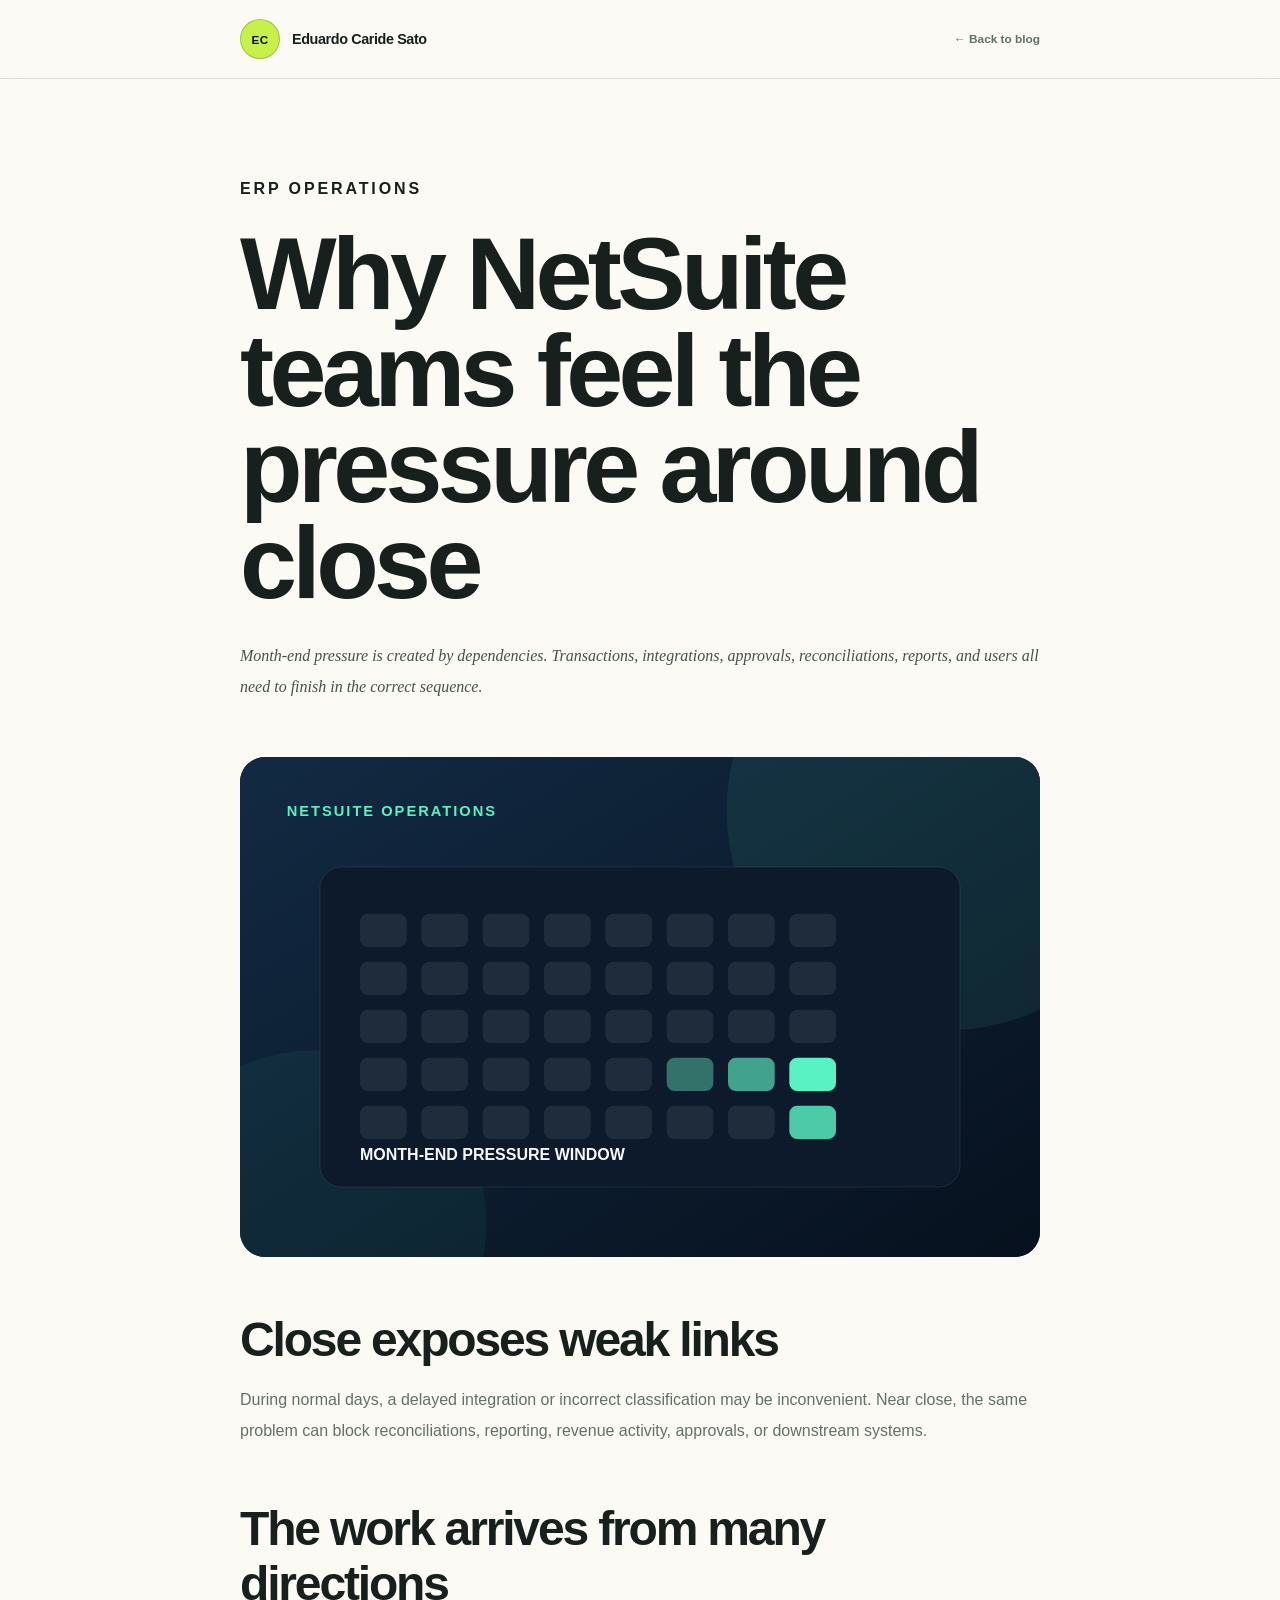
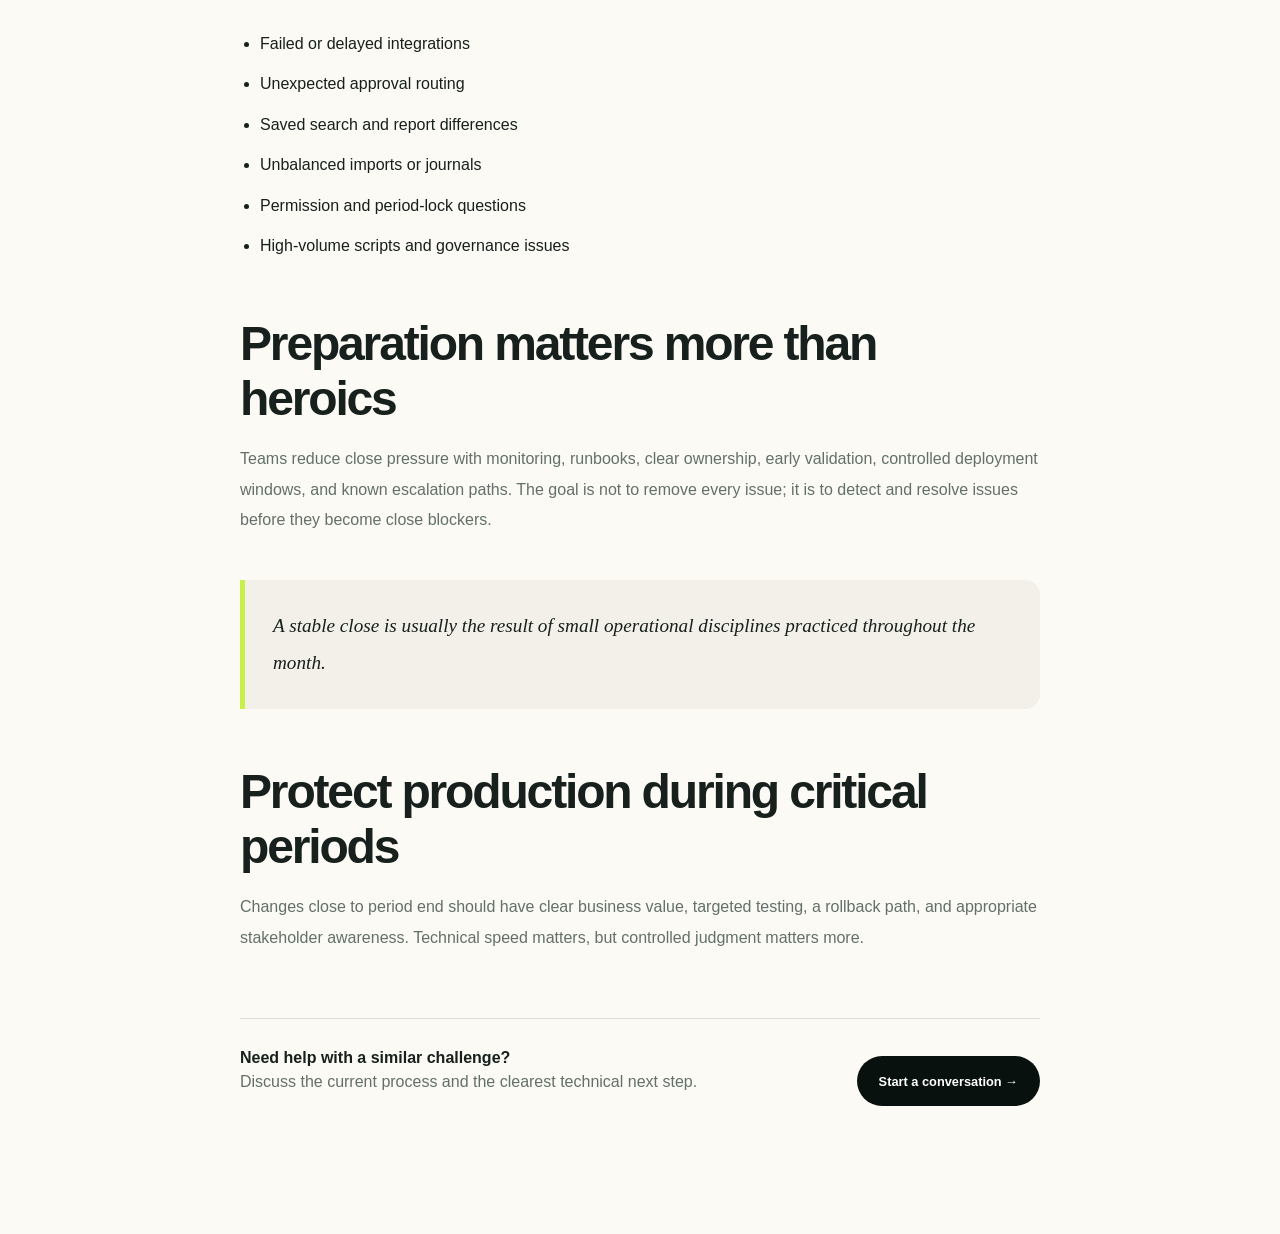
<file: blog/netsuite-busy-periods.html>
<!doctype html>
<html lang="en">
  <head>
    <meta charset="utf-8" />
    <meta name="viewport" content="width=device-width, initial-scale=1" />
    <meta
      name="description"
      content="Month-end pressure is created by dependencies. Transactions, integrations, approvals, reconciliations, reports, and users all need to finish in the correct sequence."
    />
    <title>Why NetSuite teams feel the pressure around close | Eduardo Caride Sato</title>
    <link rel="icon" href="../assets/favicon.svg" type="image/svg+xml" />
    <link rel="stylesheet" href="../styles.css" />
    <link rel="stylesheet" href="article.css" />
    <script async src="https://www.googletagmanager.com/gtag/js?id=G-8Z9V5S9VSJ"></script>
    <script>
      window.dataLayer = window.dataLayer || [];
      function gtag() {
        dataLayer.push(arguments);
      }
      gtag("js", new Date());
      gtag("config", "G-8Z9V5S9VSJ", { send_page_view: true });
    </script>
  </head>
  <body class="article-page">
    <header class="article-header">
      <div class="article-container">
        <a class="brand" href="../index.html"
          ><span class="brand-symbol">EC</span><span class="brand-name">Eduardo Caride Sato</span></a
        ><a class="article-back" href="../index.html#blog">← Back to blog</a>
      </div>
    </header>
    <main class="article-main">
      <article class="article-container article-body">
        <p class="section-label">ERP OPERATIONS</p>
        <h1>Why NetSuite teams feel the pressure around close</h1>
        <p class="article-lead">
          Month-end pressure is created by dependencies. Transactions, integrations, approvals, reconciliations,
          reports, and users all need to finish in the correct sequence.
        </p>
        <figure class="article-cover">
          <img src="../assets/blog-busy.svg" alt="Why NetSuite teams feel the pressure around close" />
        </figure>
        <h2>Close exposes weak links</h2>
        <p>
          During normal days, a delayed integration or incorrect classification may be inconvenient. Near close, the
          same problem can block reconciliations, reporting, revenue activity, approvals, or downstream systems.
        </p>
        <h2>The work arrives from many directions</h2>
        <ul>
          <li>Failed or delayed integrations</li>
          <li>Unexpected approval routing</li>
          <li>Saved search and report differences</li>
          <li>Unbalanced imports or journals</li>
          <li>Permission and period-lock questions</li>
          <li>High-volume scripts and governance issues</li>
        </ul>
        <h2>Preparation matters more than heroics</h2>
        <p>
          Teams reduce close pressure with monitoring, runbooks, clear ownership, early validation, controlled
          deployment windows, and known escalation paths. The goal is not to remove every issue; it is to detect and
          resolve issues before they become close blockers.
        </p>
        <div class="article-callout">
          <p>A stable close is usually the result of small operational disciplines practiced throughout the month.</p>
        </div>
        <h2>Protect production during critical periods</h2>
        <p>
          Changes close to period end should have clear business value, targeted testing, a rollback path, and
          appropriate stakeholder awareness. Technical speed matters, but controlled judgment matters more.
        </p>
        <div class="article-cta">
          <div>
            <strong>Need help with a similar challenge?</strong>
            <p>Discuss the current process and the clearest technical next step.</p>
          </div>
          <a class="button button-primary" href="../index.html#contact">Start a conversation →</a>
        </div>
      </article>
    </main>
  </body>
</html>
</file>
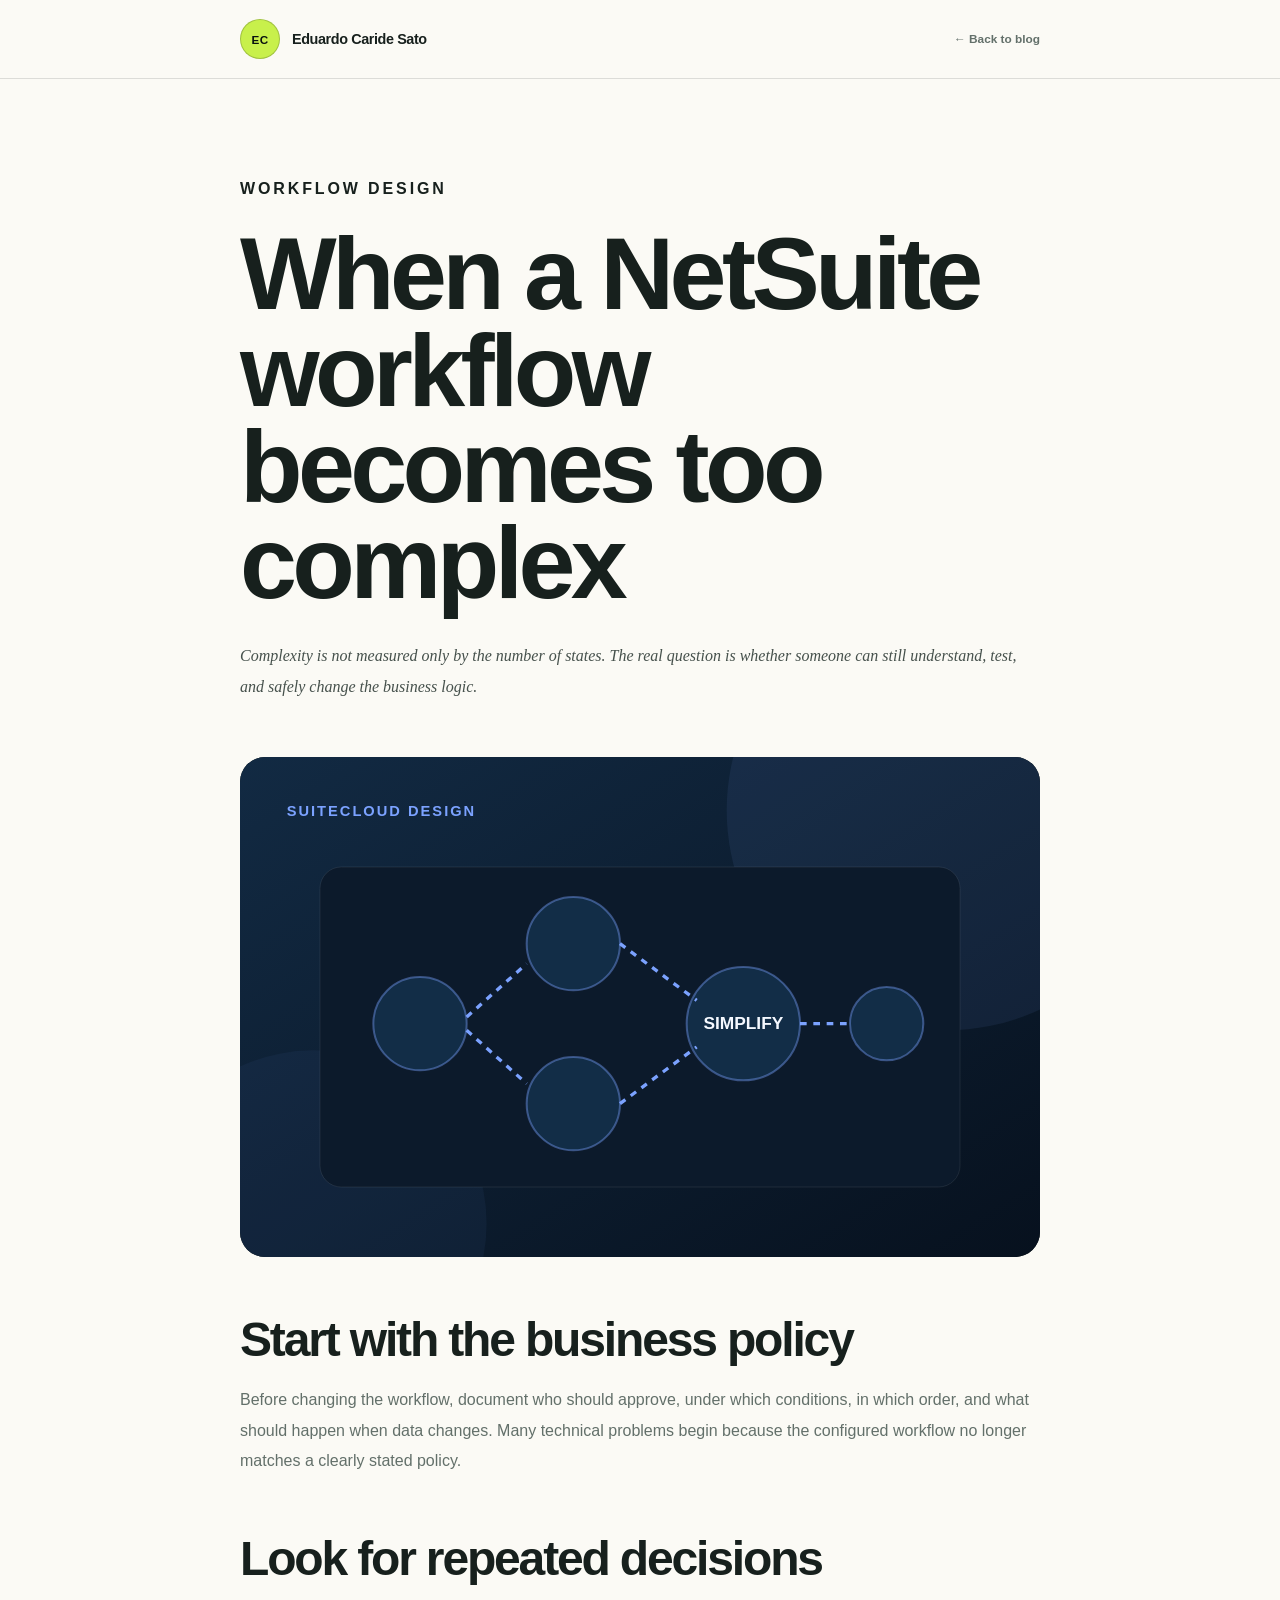
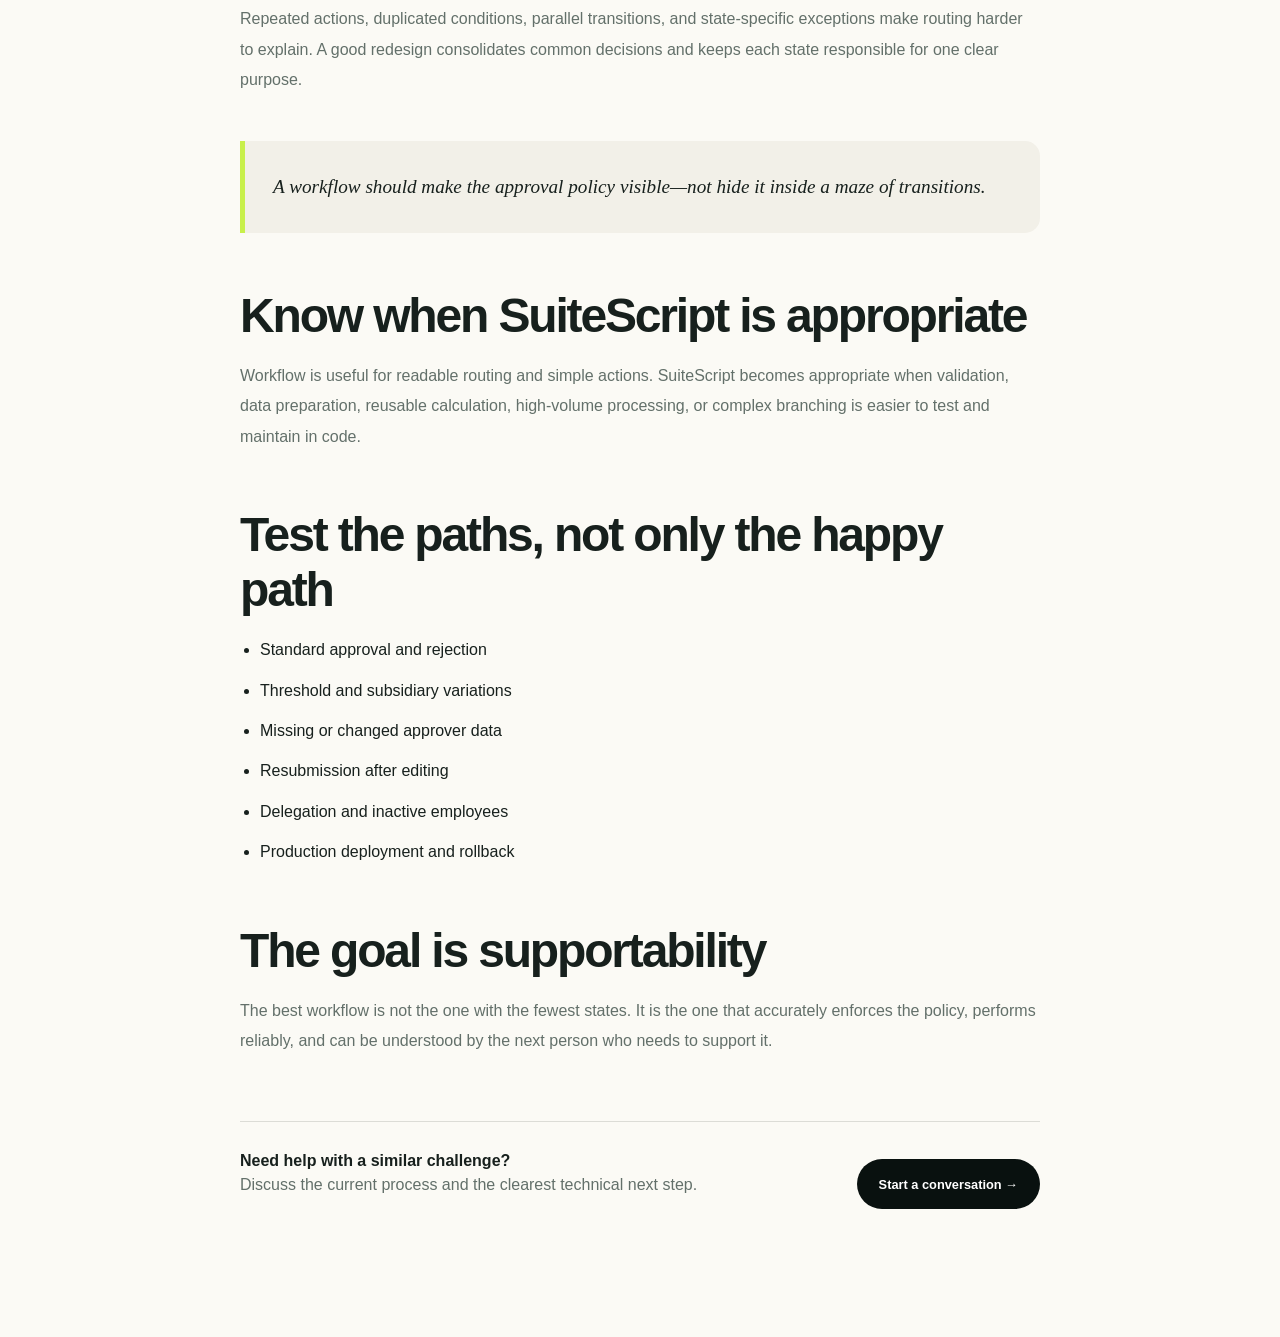
<file: blog/workflow-optimization.html>
<!doctype html>
<html lang="en">
  <head>
    <meta charset="utf-8" />
    <meta name="viewport" content="width=device-width, initial-scale=1" />
    <meta
      name="description"
      content="Complexity is not measured only by the number of states. The real question is whether someone can still understand, test, and safely change the business logic."
    />
    <title>When a NetSuite workflow becomes too complex | Eduardo Caride Sato</title>
    <link rel="icon" href="../assets/favicon.svg" type="image/svg+xml" />
    <link rel="stylesheet" href="../styles.css" />
    <link rel="stylesheet" href="article.css" />
    <script async src="https://www.googletagmanager.com/gtag/js?id=G-8Z9V5S9VSJ"></script>
    <script>
      window.dataLayer = window.dataLayer || [];
      function gtag() {
        dataLayer.push(arguments);
      }
      gtag("js", new Date());
      gtag("config", "G-8Z9V5S9VSJ", { send_page_view: true });
    </script>
  </head>
  <body class="article-page">
    <header class="article-header">
      <div class="article-container">
        <a class="brand" href="../index.html"
          ><span class="brand-symbol">EC</span><span class="brand-name">Eduardo Caride Sato</span></a
        ><a class="article-back" href="../index.html#blog">← Back to blog</a>
      </div>
    </header>
    <main class="article-main">
      <article class="article-container article-body">
        <p class="section-label">WORKFLOW DESIGN</p>
        <h1>When a NetSuite workflow becomes too complex</h1>
        <p class="article-lead">
          Complexity is not measured only by the number of states. The real question is whether someone can still
          understand, test, and safely change the business logic.
        </p>
        <figure class="article-cover">
          <img src="../assets/blog-workflow.svg" alt="When a NetSuite workflow becomes too complex" />
        </figure>
        <h2>Start with the business policy</h2>
        <p>
          Before changing the workflow, document who should approve, under which conditions, in which order, and what
          should happen when data changes. Many technical problems begin because the configured workflow no longer
          matches a clearly stated policy.
        </p>
        <h2>Look for repeated decisions</h2>
        <p>
          Repeated actions, duplicated conditions, parallel transitions, and state-specific exceptions make routing
          harder to explain. A good redesign consolidates common decisions and keeps each state responsible for one
          clear purpose.
        </p>
        <div class="article-callout">
          <p>A workflow should make the approval policy visible—not hide it inside a maze of transitions.</p>
        </div>
        <h2>Know when SuiteScript is appropriate</h2>
        <p>
          Workflow is useful for readable routing and simple actions. SuiteScript becomes appropriate when validation,
          data preparation, reusable calculation, high-volume processing, or complex branching is easier to test and
          maintain in code.
        </p>
        <h2>Test the paths, not only the happy path</h2>
        <ul>
          <li>Standard approval and rejection</li>
          <li>Threshold and subsidiary variations</li>
          <li>Missing or changed approver data</li>
          <li>Resubmission after editing</li>
          <li>Delegation and inactive employees</li>
          <li>Production deployment and rollback</li>
        </ul>
        <h2>The goal is supportability</h2>
        <p>
          The best workflow is not the one with the fewest states. It is the one that accurately enforces the policy,
          performs reliably, and can be understood by the next person who needs to support it.
        </p>
        <div class="article-cta">
          <div>
            <strong>Need help with a similar challenge?</strong>
            <p>Discuss the current process and the clearest technical next step.</p>
          </div>
          <a class="button button-primary" href="../index.html#contact">Start a conversation →</a>
        </div>
      </article>
    </main>
  </body>
</html>
</file>
<file: styles.css>
:root {
  --ink: #09110f;
  --ink-soft: #101c18;
  --surface: #f2f0e8;
  --surface-2: #e9e6dc;
  --paper: #fbfaf5;
  --white: #ffffff;
  --text: #17201d;
  --muted: #63706a;
  --line: rgba(9, 17, 15, 0.13);
  --line-light: rgba(255, 255, 255, 0.16);
  --lime: #c8f04b;
  --mint: #76e5bd;
  --orange: #ff7f4d;
  --danger: #bd3e36;
  --success: #267a5c;
  --radius-sm: 14px;
  --radius-md: 24px;
  --radius-lg: 38px;
  --shadow: 0 28px 80px rgba(20, 30, 26, 0.12);
  --container: min(1220px, calc(100% - 44px));
}

* {
  box-sizing: border-box;
}
html {
  scroll-behavior: smooth;
}
body {
  margin: 0;
  min-width: 320px;
  color: var(--text);
  background: var(--surface);
  font-family:
    Inter,
    ui-sans-serif,
    -apple-system,
    BlinkMacSystemFont,
    "Segoe UI",
    sans-serif;
  -webkit-font-smoothing: antialiased;
  overflow-x: hidden;
}
body.modal-open {
  overflow: hidden;
}
button,
input,
select,
textarea {
  font: inherit;
}
button,
a {
  -webkit-tap-highlight-color: transparent;
}
a {
  color: inherit;
  text-decoration: none;
}
img {
  display: block;
  max-width: 100%;
}
p {
  color: var(--muted);
  line-height: 1.75;
}
h1,
h2,
h3,
p {
  margin-top: 0;
}
h1,
h2,
h3 {
  color: var(--text);
  letter-spacing: -0.045em;
}
button {
  color: inherit;
}
.container {
  width: var(--container);
  margin: 0 auto;
}
.section {
  position: relative;
  padding: 124px 0;
}
.section-label {
  margin: 0 0 22px;
  color: var(--text);
  font-size: 0.72rem;
  font-weight: 800;
  letter-spacing: 0.18em;
  line-height: 1.3;
}
.skip-link {
  position: fixed;
  top: -100px;
  left: 18px;
  z-index: 999;
  padding: 12px 18px;
  color: var(--white);
  background: var(--ink);
  border-radius: 8px;
}
.skip-link:focus {
  top: 18px;
}
.page-glow {
  position: fixed;
  z-index: -1;
  width: 480px;
  height: 480px;
  border-radius: 50%;
  filter: blur(110px);
  opacity: 0.22;
  pointer-events: none;
}
.page-glow-one {
  top: -180px;
  right: -160px;
  background: var(--lime);
}
.page-glow-two {
  top: 55%;
  left: -260px;
  background: var(--mint);
  opacity: 0.13;
}

.site-header {
  position: fixed;
  top: 0;
  left: 0;
  z-index: 100;
  width: 100%;
  padding: 18px 0;
  transition: 0.25s ease;
}
.site-header.is-scrolled {
  padding: 10px 0;
  background: rgba(242, 240, 232, 0.82);
  border-bottom: 1px solid var(--line);
  backdrop-filter: blur(18px);
}
.nav-shell {
  display: grid;
  grid-template-columns: auto 1fr auto;
  align-items: center;
  gap: 28px;
}
.brand {
  display: inline-flex;
  align-items: center;
  gap: 12px;
  min-width: max-content;
  font-weight: 800;
  letter-spacing: -0.025em;
}
.brand-symbol {
  display: grid;
  width: 40px;
  height: 40px;
  place-items: center;
  color: var(--ink);
  background: var(--lime);
  border: 1px solid rgba(9, 17, 15, 0.2);
  border-radius: 50%;
  font-size: 0.73rem;
  letter-spacing: 0.04em;
}
.brand-name {
  font-size: 0.9rem;
}
.site-nav {
  display: flex;
  justify-content: center;
  align-items: center;
  gap: clamp(16px, 2.2vw, 34px);
}
.site-nav a {
  position: relative;
  color: #36423d;
  font-size: 0.78rem;
  font-weight: 700;
}
.site-nav a::after {
  content: "";
  position: absolute;
  left: 0;
  bottom: -7px;
  width: 0;
  height: 2px;
  background: var(--ink);
  transition: width 0.2s ease;
}
.site-nav a:hover::after,
.site-nav a.is-active::after {
  width: 100%;
}
.site-nav .nav-book {
  padding: 11px 16px;
  color: var(--white);
  background: var(--ink);
  border-radius: 999px;
}
.site-nav .nav-book::after {
  display: none;
}
.resume-nav-button {
  padding: 11px 17px;
  border: 1px solid var(--line);
  border-radius: 999px;
  background: rgba(255, 255, 255, 0.5);
  cursor: pointer;
  font-size: 0.78rem;
  font-weight: 800;
  transition: 0.2s ease;
}
.resume-nav-button:hover {
  color: var(--white);
  background: var(--ink);
}
.menu-button {
  display: none;
  width: 42px;
  height: 42px;
  padding: 10px;
  border: 1px solid var(--line);
  border-radius: 50%;
  background: var(--paper);
  cursor: pointer;
}
.menu-button span {
  display: block;
  width: 100%;
  height: 2px;
  margin: 4px 0;
  background: var(--ink);
  transition: 0.2s ease;
}

.hero {
  min-height: 100vh;
  padding-top: 144px;
  padding-bottom: 94px;
  display: flex;
  align-items: center;
}
.hero-layout {
  display: grid;
  grid-template-columns: minmax(340px, 0.83fr) minmax(480px, 1.17fr);
  gap: clamp(55px, 8vw, 118px);
  align-items: center;
}
.portrait-column {
  position: relative;
  max-width: 450px;
}
.availability-pill {
  position: absolute;
  top: 24px;
  left: -28px;
  z-index: 5;
  display: flex;
  align-items: center;
  gap: 8px;
  padding: 10px 15px;
  color: var(--white);
  background: var(--ink);
  border-radius: 999px;
  box-shadow: 0 10px 30px rgba(9, 17, 15, 0.18);
  font-size: 0.72rem;
  font-weight: 750;
}
.availability-pill span {
  width: 8px;
  height: 8px;
  background: var(--lime);
  border-radius: 50%;
  box-shadow: 0 0 0 5px rgba(200, 240, 75, 0.12);
}
.portrait-card {
  position: relative;
  overflow: hidden;
  border: 1px solid rgba(9, 17, 15, 0.16);
  border-radius: 130px 130px 30px 30px;
  background: var(--ink);
  box-shadow: var(--shadow);
}
.portrait-card::after {
  content: "";
  position: absolute;
  inset: 0;
  border: 12px solid rgba(255, 255, 255, 0.04);
  border-radius: inherit;
  pointer-events: none;
}
.portrait-slider {
  position: relative;
  aspect-ratio: 0.79;
}
.portrait-slide {
  position: absolute;
  inset: 0;
  margin: 0;
  opacity: 0;
  transform: scale(1.035);
  transition:
    opacity 0.65s ease,
    transform 1s ease;
}
.portrait-slide.is-active {
  opacity: 1;
  transform: scale(1);
}
.portrait-slide img {
  width: 100%;
  height: 100%;
  object-fit: cover;
}
.portrait-controls {
  position: absolute;
  z-index: 4;
  left: 22px;
  right: 22px;
  bottom: 20px;
  display: flex;
  align-items: center;
  justify-content: space-between;
  padding: 8px;
  border: 1px solid rgba(255, 255, 255, 0.17);
  border-radius: 999px;
  background: rgba(9, 17, 15, 0.62);
  backdrop-filter: blur(12px);
}
.portrait-controls > button {
  display: grid;
  width: 34px;
  height: 34px;
  place-items: center;
  color: var(--white);
  border: 0;
  background: transparent;
  border-radius: 50%;
  cursor: pointer;
}
.portrait-controls > button:hover {
  color: var(--ink);
  background: var(--lime);
}
.portrait-dots {
  display: flex;
  gap: 7px;
}
.portrait-dots button {
  width: 7px;
  height: 7px;
  padding: 0;
  border: 0;
  background: rgba(255, 255, 255, 0.35);
  border-radius: 50%;
  cursor: pointer;
  transition: 0.2s ease;
}
.portrait-dots button.is-active {
  width: 24px;
  background: var(--lime);
  border-radius: 9px;
}
.personal-card {
  position: relative;
  z-index: 3;
  width: calc(100% - 28px);
  margin: -4px auto 0;
  padding: 22px 24px;
  background: var(--paper);
  border: 1px solid var(--line);
  border-top: 0;
  border-radius: 0 0 24px 24px;
  box-shadow: 0 18px 45px rgba(9, 17, 15, 0.08);
}
.personal-heading {
  display: flex;
  justify-content: space-between;
  gap: 16px;
  padding-bottom: 17px;
  border-bottom: 1px solid var(--line);
}
.personal-heading div {
  display: grid;
  gap: 4px;
}
.personal-heading strong {
  font-size: 1rem;
}
.personal-heading span {
  color: var(--muted);
  font-size: 0.76rem;
}
.personal-heading .personal-monogram {
  display: grid;
  width: 42px;
  height: 42px;
  place-items: center;
  color: var(--ink);
  background: var(--lime);
  border-radius: 50%;
  font-weight: 850;
}
.personal-list {
  margin: 15px 0 0;
}
.personal-list div {
  display: grid;
  grid-template-columns: 80px minmax(0, 1fr);
  gap: 12px;
  padding: 6px 0;
}
.personal-list dt {
  color: #89918d;
  font-size: 0.67rem;
  font-weight: 800;
  text-transform: uppercase;
  letter-spacing: 0.08em;
}
.personal-list dd {
  margin: 0;
  color: #38433f;
  font-size: 0.76rem;
  font-weight: 650;
  overflow-wrap: anywhere;
}
.personal-list a:hover {
  text-decoration: underline;
}
.hero-content {
  padding-bottom: 20px;
}
.hero h1 {
  max-width: 790px;
  margin-bottom: 30px;
  font-size: clamp(3.5rem, 6.65vw, 7.6rem);
  line-height: 0.93;
  font-weight: 600;
}
.hero h1 em {
  font-family: Georgia, "Times New Roman", serif;
  font-weight: 500;
}
.hero-intro {
  max-width: 700px;
  margin-bottom: 34px;
  font-size: clamp(1rem, 1.35vw, 1.2rem);
}
.hero-actions {
  display: flex;
  flex-wrap: wrap;
  align-items: center;
  gap: 13px;
  margin-bottom: 48px;
}
.button {
  display: inline-flex;
  min-height: 50px;
  align-items: center;
  justify-content: center;
  gap: 20px;
  padding: 13px 21px;
  border: 1px solid transparent;
  border-radius: 999px;
  cursor: pointer;
  font-size: 0.8rem;
  font-weight: 800;
  transition:
    transform 0.2s ease,
    background 0.2s ease,
    color 0.2s ease,
    border-color 0.2s ease;
}
.button:hover {
  transform: translateY(-2px);
}
.button-primary {
  color: var(--white);
  background: var(--ink);
}
.button-primary:hover {
  color: var(--ink);
  background: var(--lime);
}
.button-secondary {
  color: var(--ink);
  background: transparent;
  border-color: var(--line);
}
.button-secondary:hover {
  background: var(--paper);
  border-color: var(--ink);
}
.button-light {
  color: var(--ink);
  background: var(--lime);
}
.button-light:hover {
  background: var(--white);
}
.text-link {
  padding: 10px 5px;
  border-bottom: 1px solid currentColor;
  font-size: 0.78rem;
  font-weight: 800;
}
.hero-metrics {
  display: grid;
  grid-template-columns: repeat(3, 1fr);
  gap: 1px;
  overflow: hidden;
  margin-top: 10px;
  border: 1px solid var(--line);
  border-radius: var(--radius-sm);
  background: var(--line);
}
.hero-metrics article {
  min-height: 118px;
  padding: 22px;
  background: rgba(251, 250, 245, 0.62);
}
.hero-metrics strong,
.hero-metrics span {
  display: block;
}
.hero-metrics strong {
  margin-bottom: 20px;
  font-size: 1.35rem;
}
.hero-metrics span {
  color: var(--muted);
  font-size: 0.72rem;
  line-height: 1.5;
}
.hero-signature {
  display: flex;
  align-items: center;
  gap: 18px;
  margin-top: 31px;
}
.signature-line {
  width: 60px;
  height: 1px;
  background: var(--ink);
}
.hero-signature p {
  max-width: 570px;
  margin: 0;
  font-family: Georgia, "Times New Roman", serif;
  font-size: 0.95rem;
  font-style: italic;
}

.marquee {
  overflow: hidden;
  padding: 19px 0;
  color: var(--white);
  background: var(--ink);
  transform: rotate(-1deg) scale(1.01);
}
.marquee-track {
  display: flex;
  width: max-content;
  align-items: center;
  gap: 30px;
  animation: marquee 35s linear infinite;
}
.marquee span {
  font-size: 0.83rem;
  font-weight: 800;
  letter-spacing: 0.04em;
  text-transform: uppercase;
}
.marquee i {
  color: var(--lime);
  font-style: normal;
}
@keyframes marquee {
  to {
    transform: translateX(-50%);
  }
}

.section-heading {
  display: grid;
  grid-template-columns: minmax(0, 1.25fr) minmax(290px, 0.65fr);
  gap: 70px;
  align-items: end;
  margin-bottom: 64px;
}
.section-heading h2,
.experience-intro h2,
.contact-copy h2 {
  margin: 0;
  font-size: clamp(2.8rem, 5vw, 5.3rem);
  line-height: 0.98;
  font-weight: 600;
}
.section-heading > p {
  margin-bottom: 3px;
  font-size: 0.96rem;
}
.features {
  background: var(--paper);
}
.bento-grid {
  display: grid;
  grid-template-columns: repeat(12, 1fr);
  gap: 18px;
}
.bento-card {
  grid-column: span 5;
  min-height: 390px;
  padding: 30px;
  border: 1px solid var(--line);
  border-radius: var(--radius-md);
  background: var(--surface);
  transition:
    transform 0.25s ease,
    box-shadow 0.25s ease;
}
.bento-card:hover {
  transform: translateY(-5px);
  box-shadow: 0 25px 60px rgba(9, 17, 15, 0.09);
}
.bento-large {
  grid-column: span 7;
}
.bento-wide {
  grid-column: span 12;
  min-height: 240px;
}
.bento-accent {
  color: var(--white);
  background: var(--ink);
}
.bento-accent h3,
.bento-accent p,
.bento-accent .card-topline {
  color: var(--white);
}
.card-topline {
  display: flex;
  justify-content: space-between;
  margin-bottom: 46px;
  color: #76817c;
  font-size: 0.68rem;
  font-weight: 800;
  letter-spacing: 0.08em;
  text-transform: uppercase;
}
.bento-card h3 {
  margin-bottom: 14px;
  font-size: clamp(1.75rem, 2.6vw, 2.5rem);
  font-weight: 650;
}
.bento-card p {
  max-width: 670px;
  margin-bottom: 0;
  font-size: 0.9rem;
}
.bento-icon {
  display: grid;
  width: 105px;
  height: 105px;
  margin-bottom: 46px;
  place-items: center;
  border: 1px solid var(--line);
  border-radius: 50%;
  background: var(--lime);
  font-family: Georgia, serif;
  font-size: 2.1rem;
  font-style: italic;
  box-shadow: 28px 17px 0 var(--ink);
}
.mini-tags {
  display: flex;
  flex-wrap: wrap;
  gap: 7px;
  margin-top: 25px;
}
.mini-tags span {
  padding: 7px 10px;
  border: 1px solid var(--line);
  border-radius: 999px;
  font-size: 0.68rem;
  font-weight: 750;
}
.line-visual {
  display: flex;
  height: 90px;
  align-items: center;
  justify-content: space-between;
  margin: 20px 0 40px;
}
.line-visual span {
  position: relative;
  width: 18px;
  height: 18px;
  background: var(--ink);
  border: 5px solid var(--lime);
  border-radius: 50%;
}
.line-visual span:not(:last-child)::after {
  content: "";
  position: absolute;
  top: 4px;
  left: 15px;
  width: calc(10vw - 12px);
  max-width: 112px;
  height: 1px;
  background: var(--ink);
}
.metric-visual {
  display: flex;
  align-items: baseline;
  gap: 16px;
  margin: 4px 0 38px;
}
.metric-visual strong {
  color: var(--lime);
  font-size: 6rem;
  line-height: 0.9;
}
.metric-visual span {
  color: rgba(255, 255, 255, 0.58);
  font-size: 0.8rem;
}
.code-visual {
  overflow: auto;
  margin: 12px 0 38px;
  padding: 24px;
  color: var(--lime);
  background: var(--ink);
  border-radius: 16px;
  font-size: 0.77rem;
  line-height: 1.8;
}
.process-row {
  display: grid;
  grid-template-columns: repeat(4, 1fr);
  gap: 1px;
  overflow: hidden;
  margin-top: 38px;
  border: 1px solid var(--line);
  border-radius: 16px;
  background: var(--line);
}
.process-row div {
  min-height: 120px;
  padding: 22px;
  background: var(--paper);
}
.process-row b,
.process-row span {
  display: block;
}
.process-row b {
  margin-bottom: 16px;
  font-size: 1rem;
}
.process-row span {
  color: var(--muted);
  font-size: 0.75rem;
  line-height: 1.55;
}

.portfolio {
  background: var(--surface);
}
.portfolio-toolbar {
  display: flex;
  align-items: center;
  justify-content: space-between;
  gap: 25px;
  margin-bottom: 37px;
}
.filter-buttons {
  display: flex;
  flex-wrap: wrap;
  gap: 8px;
}
.filter-buttons button {
  padding: 10px 15px;
  color: #56615c;
  border: 1px solid var(--line);
  border-radius: 999px;
  background: transparent;
  cursor: pointer;
  font-size: 0.73rem;
  font-weight: 750;
}
.filter-buttons button.is-active,
.filter-buttons button:hover {
  color: var(--white);
  background: var(--ink);
}
.portfolio-toolbar > span {
  color: #7d8782;
  font-size: 0.7rem;
  font-weight: 800;
}
.project-list {
  display: grid;
  gap: 22px;
}
.project-card {
  display: grid;
  grid-template-columns: minmax(0, 1.18fr) minmax(340px, 0.82fr);
  gap: 0;
  overflow: hidden;
  min-height: 540px;
  border: 1px solid var(--line);
  border-radius: var(--radius-lg);
  background: var(--paper);
  box-shadow: 0 20px 50px rgba(9, 17, 15, 0.05);
  transition:
    opacity 0.3s ease,
    transform 0.3s ease;
}
.project-card.is-hidden {
  display: none;
}
.project-card:hover .project-media img {
  transform: scale(1.025);
}
.project-media {
  overflow: hidden;
  min-height: 100%;
  background: var(--ink);
}
.project-media img {
  width: 100%;
  height: 100%;
  object-fit: cover;
  transition: transform 0.7s ease;
}
.project-copy {
  position: relative;
  padding: clamp(34px, 5vw, 66px);
}
.project-reverse .project-media {
  order: 2;
}
.project-reverse .project-copy {
  order: 1;
}
.project-number {
  position: absolute;
  top: 36px;
  right: 40px;
  color: #a0a7a3;
  font-family: Georgia, serif;
  font-size: 1.1rem;
  font-style: italic;
}
.project-type {
  margin: 0 0 22px;
  color: #7c8581;
  font-size: 0.66rem;
  font-weight: 850;
  letter-spacing: 0.15em;
}
.project-copy h3 {
  max-width: 470px;
  margin-bottom: 19px;
  font-size: clamp(2.25rem, 3.7vw, 4rem);
  line-height: 1;
  font-weight: 600;
}
.project-copy > p:not(.project-type) {
  font-size: 0.88rem;
}
.project-copy ul {
  display: grid;
  gap: 8px;
  margin: 25px 0 30px;
  padding: 0;
  list-style: none;
}
.project-copy li {
  display: flex;
  align-items: center;
  gap: 11px;
  color: #4d5853;
  font-size: 0.76rem;
}
.project-copy li::before {
  content: "";
  width: 7px;
  height: 7px;
  background: var(--lime);
  border: 1px solid var(--ink);
  border-radius: 50%;
}
.case-link {
  display: inline-flex;
  align-items: center;
  gap: 25px;
  padding: 0 0 8px;
  border: 0;
  border-bottom: 1px solid var(--ink);
  background: transparent;
  cursor: pointer;
  font-size: 0.76rem;
  font-weight: 850;
}
.case-link:hover {
  color: var(--success);
  border-color: var(--success);
}

.experience {
  color: var(--white);
  background: var(--ink);
}
.experience .section-label,
.experience h2 {
  color: var(--white);
}
.experience-layout {
  display: grid;
  grid-template-columns: minmax(320px, 0.75fr) minmax(0, 1.25fr);
  gap: 95px;
}
.experience-intro {
  position: sticky;
  top: 130px;
  align-self: start;
}
.experience-intro p:not(.section-label) {
  max-width: 500px;
  color: rgba(255, 255, 255, 0.6);
}
.experience-intro .button {
  margin-top: 23px;
  color: var(--white);
  border-color: var(--line-light);
}
.experience-intro .button:hover {
  color: var(--ink);
}
.timeline {
  border-top: 1px solid var(--line-light);
}
.timeline-item {
  display: grid;
  grid-template-columns: 120px 1fr;
  gap: 36px;
  padding: 32px 0;
  border-bottom: 1px solid var(--line-light);
}
.timeline-item > span {
  color: var(--lime);
  font-size: 0.72rem;
  font-weight: 800;
  letter-spacing: 0.08em;
}
.timeline-item h3 {
  margin-bottom: 7px;
  color: var(--white);
  font-size: 1.45rem;
  font-weight: 600;
}
.timeline-item p {
  margin-bottom: 11px;
  color: rgba(255, 255, 255, 0.72);
  font-size: 0.8rem;
}
.timeline-item small {
  display: block;
  max-width: 670px;
  color: rgba(255, 255, 255, 0.48);
  line-height: 1.65;
}

.blog {
  background: var(--paper);
}
.blog-grid {
  display: grid;
  grid-template-columns: repeat(2, 1fr);
  gap: 20px;
}
.blog-card {
  overflow: hidden;
  border: 1px solid var(--line);
  border-radius: var(--radius-md);
  background: var(--surface);
}
.blog-featured {
  grid-row: span 2;
}
.blog-image {
  display: block;
  overflow: hidden;
  aspect-ratio: 1.8;
  background: var(--ink);
}
.blog-featured .blog-image {
  aspect-ratio: 1.35;
}
.blog-image img {
  width: 100%;
  height: 100%;
  object-fit: cover;
  transition: transform 0.5s ease;
}
.blog-card:hover .blog-image img {
  transform: scale(1.025);
}
.blog-content {
  padding: 27px;
}
.blog-meta {
  display: flex;
  justify-content: space-between;
  gap: 18px;
  margin-bottom: 20px;
  color: #78827d;
  font-size: 0.67rem;
  font-weight: 750;
  text-transform: uppercase;
  letter-spacing: 0.07em;
}
.blog-content h3 {
  margin-bottom: 13px;
  font-size: clamp(1.45rem, 2.3vw, 2.55rem);
  line-height: 1.08;
  font-weight: 600;
}
.blog-content h3 a:hover {
  text-decoration: underline;
  text-decoration-thickness: 1px;
  text-underline-offset: 5px;
}
.blog-content p {
  margin-bottom: 20px;
  font-size: 0.82rem;
}
.article-link {
  font-size: 0.75rem;
  font-weight: 850;
}

.booking {
  padding-top: 90px;
  padding-bottom: 90px;
  background: var(--paper);
}
.booking-card {
  position: relative;
  display: grid;
  grid-template-columns: minmax(0, 1.3fr) minmax(250px, 0.7fr);
  gap: 70px;
  align-items: end;
  overflow: hidden;
  padding: clamp(45px, 7vw, 90px);
  color: var(--white);
  background: var(--ink);
  border-radius: var(--radius-lg);
}
.booking-card .section-label,
.booking-card h2 {
  color: var(--white);
}
.booking-card h2 {
  max-width: 780px;
  margin-bottom: 22px;
  font-size: clamp(3rem, 5.8vw, 6.2rem);
  line-height: 0.92;
  font-weight: 600;
}
.booking-card p {
  max-width: 640px;
  color: rgba(255, 255, 255, 0.63);
}
.booking-points {
  display: flex;
  flex-wrap: wrap;
  gap: 9px;
  margin-top: 30px;
}
.booking-points span {
  padding: 9px 12px;
  border: 1px solid var(--line-light);
  border-radius: 999px;
  font-size: 0.7rem;
}
.booking-action {
  position: relative;
  z-index: 2;
  display: grid;
  gap: 14px;
  justify-items: start;
}
.booking-action small {
  max-width: 260px;
  color: rgba(255, 255, 255, 0.42);
  line-height: 1.55;
}
.booking-orbit {
  position: absolute;
  right: -120px;
  bottom: -220px;
  width: 600px;
  height: 600px;
  border: 1px solid rgba(200, 240, 75, 0.22);
  border-radius: 50%;
  box-shadow:
    0 0 0 70px rgba(200, 240, 75, 0.04),
    0 0 0 140px rgba(200, 240, 75, 0.025);
}

.contact {
  background: var(--surface);
}
.contact-layout {
  display: grid;
  grid-template-columns: minmax(330px, 0.8fr) minmax(480px, 1.2fr);
  gap: clamp(55px, 8vw, 110px);
  align-items: start;
}
.contact-copy {
  position: sticky;
  top: 125px;
}
.contact-copy > p:not(.section-label) {
  max-width: 580px;
}
.contact-methods {
  display: grid;
  margin-top: 38px;
  border-top: 1px solid var(--line);
}
.contact-methods > * {
  position: relative;
  display: grid;
  gap: 5px;
  padding: 17px 0;
  border-bottom: 1px solid var(--line);
}
.contact-methods span {
  color: #818a86;
  font-size: 0.65rem;
  font-weight: 800;
  text-transform: uppercase;
  letter-spacing: 0.09em;
}
.contact-methods strong {
  font-size: 0.83rem;
  overflow-wrap: anywhere;
}
.contact-methods b {
  position: absolute;
  top: 24px;
  right: 0;
}
.analytics-note {
  display: flex;
  gap: 16px;
  margin-top: 30px;
  padding: 19px;
  border: 1px solid rgba(38, 122, 92, 0.2);
  border-radius: 15px;
  background: rgba(118, 229, 189, 0.1);
}
.analytics-dot {
  flex: 0 0 auto;
  width: 10px;
  height: 10px;
  margin-top: 5px;
  background: var(--success);
  border-radius: 50%;
  box-shadow: 0 0 0 5px rgba(38, 122, 92, 0.1);
}
.analytics-note strong {
  font-size: 0.78rem;
}
.analytics-note p {
  margin: 4px 0 0;
  font-size: 0.72rem;
  line-height: 1.55;
}
.contact-form {
  display: grid;
  gap: 21px;
  padding: clamp(27px, 4vw, 48px);
  border: 1px solid var(--line);
  border-radius: var(--radius-lg);
  background: var(--paper);
  box-shadow: var(--shadow);
}
.form-heading {
  display: flex;
  justify-content: space-between;
  gap: 20px;
  padding-bottom: 25px;
  border-bottom: 1px solid var(--line);
}
.form-heading div {
  display: grid;
  gap: 7px;
}
.form-heading span {
  color: #828b87;
  font-size: 0.65rem;
  font-weight: 850;
  letter-spacing: 0.11em;
}
.form-heading h3 {
  margin: 0;
  font-size: 2rem;
  font-weight: 600;
}
.form-heading .form-index {
  font-family: Georgia, serif;
  font-size: 0.85rem;
  font-style: italic;
}
.form-grid {
  display: grid;
  gap: 16px;
}
.two-columns {
  grid-template-columns: 1fr 1fr;
}
.contact-form label:not(.consent-row) {
  display: grid;
  gap: 8px;
}
.contact-form label > span {
  color: #4c5752;
  font-size: 0.7rem;
  font-weight: 800;
}
.contact-form input,
.contact-form select,
.contact-form textarea {
  width: 100%;
  padding: 14px 15px;
  color: var(--text);
  border: 1px solid var(--line);
  border-radius: 12px;
  outline: none;
  background: var(--white);
  transition: 0.2s ease;
}
.contact-form textarea {
  resize: vertical;
  min-height: 160px;
}
.contact-form input:focus,
.contact-form select:focus,
.contact-form textarea:focus {
  border-color: var(--ink);
  box-shadow: 0 0 0 4px rgba(9, 17, 15, 0.06);
}
.contact-form .is-invalid {
  border-color: var(--danger);
  box-shadow: 0 0 0 4px rgba(189, 62, 54, 0.07);
}
.consent-row {
  display: grid;
  grid-template-columns: 18px 1fr;
  gap: 10px;
  align-items: start;
  cursor: pointer;
}
.consent-row input {
  width: 16px;
  height: 16px;
  margin-top: 2px;
  accent-color: var(--ink);
}
.consent-row span {
  color: var(--muted);
  font-size: 0.7rem;
  line-height: 1.5;
}
.submit-button {
  position: relative;
  width: 100%;
}
.submit-button b {
  margin-left: auto;
}
.button-spinner {
  display: none;
  width: 17px;
  height: 17px;
  border: 2px solid rgba(255, 255, 255, 0.35);
  border-top-color: var(--white);
  border-radius: 50%;
  animation: spin 0.8s linear infinite;
}
.submit-button.is-loading .button-label {
  opacity: 0.65;
}
.submit-button.is-loading .button-spinner {
  display: inline-block;
}
.submit-button:disabled {
  cursor: wait;
  opacity: 0.85;
}
@keyframes spin {
  to {
    transform: rotate(360deg);
  }
}
.form-status {
  min-height: 22px;
  color: #7a8580;
  font-size: 0.7rem;
  line-height: 1.55;
}
.form-status.is-success {
  color: var(--success);
}
.form-status.is-error {
  color: var(--danger);
}
.honeypot {
  position: absolute !important;
  left: -9999px !important;
  width: 1px !important;
  height: 1px !important;
  opacity: 0 !important;
}
.noscript-note {
  margin: 0;
  color: var(--danger);
  font-size: 0.72rem;
}

.site-footer {
  padding: 70px 0 26px;
  color: var(--white);
  background: var(--ink);
}
.footer-grid {
  display: grid;
  grid-template-columns: 1.4fr 0.65fr 0.65fr;
  gap: 70px;
}
.footer-brand {
  color: var(--white);
}
.footer-grid > div:first-child p {
  max-width: 420px;
  margin: 22px 0 0;
  color: rgba(255, 255, 255, 0.52);
  font-size: 0.82rem;
}
.footer-links {
  display: grid;
  align-content: start;
  gap: 11px;
}
.footer-links strong {
  margin-bottom: 8px;
  color: var(--lime);
  font-size: 0.69rem;
  text-transform: uppercase;
  letter-spacing: 0.09em;
}
.footer-links a,
.footer-links button {
  padding: 0;
  color: rgba(255, 255, 255, 0.68);
  border: 0;
  background: none;
  text-align: left;
  cursor: pointer;
  font-size: 0.76rem;
}
.footer-links a:hover,
.footer-links button:hover {
  color: var(--white);
}
.footer-bottom {
  grid-column: 1 / -1;
  display: flex;
  justify-content: space-between;
  margin-top: 30px;
  padding-top: 23px;
  border-top: 1px solid var(--line-light);
  color: rgba(255, 255, 255, 0.42);
  font-size: 0.7rem;
}

.resume-modal,
.case-modal {
  width: min(1080px, calc(100% - 30px));
  max-height: calc(100vh - 30px);
  padding: 0;
  border: 0;
  border-radius: 25px;
  background: var(--paper);
  box-shadow: 0 40px 120px rgba(0, 0, 0, 0.42);
}
.resume-modal::backdrop,
.case-modal::backdrop {
  background: rgba(5, 11, 9, 0.76);
  backdrop-filter: blur(7px);
}
.modal-toolbar {
  position: sticky;
  top: 0;
  z-index: 3;
  display: flex;
  align-items: center;
  justify-content: space-between;
  gap: 20px;
  padding: 17px 22px;
  color: var(--white);
  background: var(--ink);
}
.modal-toolbar > div {
  display: flex;
  align-items: center;
  gap: 16px;
}
.modal-toolbar > div:first-child {
  display: grid;
  gap: 3px;
}
.modal-toolbar span {
  color: var(--lime);
  font-size: 0.62rem;
  font-weight: 850;
  letter-spacing: 0.12em;
}
.modal-toolbar strong {
  font-size: 0.82rem;
}
.modal-toolbar a {
  font-size: 0.72rem;
  font-weight: 800;
}
.modal-toolbar button,
.case-close {
  display: grid;
  width: 38px;
  height: 38px;
  place-items: center;
  color: var(--white);
  border: 1px solid var(--line-light);
  border-radius: 50%;
  background: transparent;
  cursor: pointer;
  font-size: 1.4rem;
}
.resume-preview {
  display: grid;
  justify-items: center;
  gap: 22px;
  padding: 28px;
  overflow: auto;
}
.resume-preview img {
  width: min(780px, 100%);
  border: 1px solid var(--line);
  box-shadow: 0 20px 50px rgba(9, 17, 15, 0.1);
}
.case-modal {
  color: var(--white);
  background: var(--ink);
}
.case-close {
  position: absolute;
  top: 22px;
  right: 22px;
  z-index: 2;
}
.case-modal-inner {
  padding: clamp(40px, 7vw, 90px);
}
.case-modal .section-label,
.case-modal h2 {
  color: var(--white);
}
.case-modal h2 {
  max-width: 760px;
  margin-bottom: 24px;
  font-size: clamp(3rem, 6vw, 6rem);
  line-height: 0.95;
  font-weight: 600;
}
.case-summary {
  max-width: 760px;
  color: rgba(255, 255, 255, 0.68);
  font-size: 1rem;
}
.case-columns {
  display: grid;
  grid-template-columns: repeat(3, 1fr);
  gap: 1px;
  overflow: hidden;
  margin: 42px 0;
  border: 1px solid var(--line-light);
  border-radius: 16px;
  background: var(--line-light);
}
.case-columns div {
  min-height: 220px;
  padding: 25px;
  background: var(--ink-soft);
}
.case-columns span {
  color: var(--lime);
  font-size: 0.68rem;
  font-weight: 850;
  text-transform: uppercase;
  letter-spacing: 0.1em;
}
.case-columns p {
  margin-top: 18px;
  color: rgba(255, 255, 255, 0.6);
  font-size: 0.78rem;
}
.toast {
  position: fixed;
  right: 24px;
  bottom: 24px;
  z-index: 300;
  max-width: 380px;
  padding: 15px 18px;
  color: var(--white);
  background: var(--ink);
  border: 1px solid var(--line-light);
  border-radius: 13px;
  box-shadow: 0 18px 50px rgba(0, 0, 0, 0.25);
  opacity: 0;
  transform: translateY(20px);
  pointer-events: none;
  transition: 0.25s ease;
  font-size: 0.76rem;
  line-height: 1.5;
}
.toast.is-visible {
  opacity: 1;
  transform: translateY(0);
}
.toast.is-error {
  background: #5e1d19;
}

.reveal {
  opacity: 0;
  transform: translateY(26px);
  transition:
    opacity 0.7s ease,
    transform 0.7s ease;
}
.reveal.is-visible {
  opacity: 1;
  transform: translateY(0);
}

@media (max-width: 1050px) {
  .nav-shell {
    grid-template-columns: auto auto 1fr;
  }
  .menu-button {
    display: block;
    order: 3;
    justify-self: end;
  }
  .resume-nav-button {
    order: 2;
    justify-self: end;
  }
  .site-nav {
    position: fixed;
    top: 78px;
    left: 22px;
    right: 22px;
    display: grid;
    gap: 0;
    padding: 15px;
    border: 1px solid var(--line);
    border-radius: 20px;
    background: rgba(251, 250, 245, 0.97);
    box-shadow: var(--shadow);
    opacity: 0;
    visibility: hidden;
    transform: translateY(-12px);
    transition: 0.2s ease;
  }
  .site-nav.is-open {
    opacity: 1;
    visibility: visible;
    transform: translateY(0);
  }
  .site-nav a {
    padding: 13px 10px;
  }
  .site-nav a::after {
    display: none;
  }
  .site-nav .nav-book {
    margin-top: 7px;
    text-align: center;
  }
  .hero-layout {
    grid-template-columns: minmax(300px, 0.75fr) minmax(420px, 1.25fr);
    gap: 50px;
  }
  .hero h1 {
    font-size: clamp(3.3rem, 7vw, 6rem);
  }
  .section-heading {
    gap: 35px;
  }
  .bento-card,
  .bento-large {
    grid-column: span 6;
  }
  .bento-wide {
    grid-column: span 12;
  }
  .project-card {
    min-height: 470px;
  }
  .experience-layout {
    gap: 55px;
  }
  .contact-layout {
    grid-template-columns: 0.8fr 1.2fr;
    gap: 45px;
  }
}

@media (max-width: 820px) {
  :root {
    --container: min(100% - 30px, 700px);
  }
  .section {
    padding: 92px 0;
  }
  .hero {
    padding-top: 125px;
  }
  .hero-layout {
    grid-template-columns: 1fr;
  }
  .portrait-column {
    width: min(440px, 100%);
    margin: 0 auto;
  }
  .hero-content {
    text-align: center;
  }
  .hero-content .section-label {
    text-align: center;
  }
  .hero h1,
  .hero-intro {
    margin-left: auto;
    margin-right: auto;
  }
  .hero-actions,
  .hero-signature {
    justify-content: center;
  }
  .section-heading {
    grid-template-columns: 1fr;
    gap: 20px;
  }
  .bento-card,
  .bento-large,
  .bento-wide {
    grid-column: span 12;
  }
  .process-row {
    grid-template-columns: repeat(2, 1fr);
  }
  .project-card,
  .project-card.project-reverse {
    grid-template-columns: 1fr;
  }
  .project-media,
  .project-reverse .project-media {
    order: 1;
    min-height: 340px;
  }
  .project-copy,
  .project-reverse .project-copy {
    order: 2;
  }
  .experience-layout {
    grid-template-columns: 1fr;
  }
  .experience-intro,
  .contact-copy {
    position: static;
  }
  .blog-grid {
    grid-template-columns: 1fr;
  }
  .blog-featured {
    grid-row: auto;
  }
  .blog-featured .blog-image {
    aspect-ratio: 1.8;
  }
  .booking-card {
    grid-template-columns: 1fr;
    gap: 40px;
  }
  .contact-layout {
    grid-template-columns: 1fr;
  }
  .footer-grid {
    grid-template-columns: 1fr 1fr;
  }
  .footer-grid > div:first-child {
    grid-column: 1 / -1;
  }
  .case-columns {
    grid-template-columns: 1fr;
  }
}

@media (max-width: 560px) {
  :root {
    --container: calc(100% - 24px);
  }
  .site-header {
    padding: 10px 0;
  }
  .brand-name {
    display: none;
  }
  .resume-nav-button {
    padding: 10px 13px;
  }
  .site-nav {
    top: 67px;
    left: 12px;
    right: 12px;
  }
  .hero {
    padding-top: 102px;
  }
  .availability-pill {
    left: 10px;
    top: 17px;
  }
  .portrait-card {
    border-radius: 90px 90px 24px 24px;
  }
  .personal-list div {
    grid-template-columns: 70px minmax(0, 1fr);
  }
  .hero h1 {
    font-size: clamp(3rem, 15vw, 4.55rem);
  }
  .hero-actions {
    display: grid;
    width: 100%;
  }
  .hero-actions .button {
    width: 100%;
  }
  .text-link {
    justify-self: center;
  }
  .hero-metrics {
    grid-template-columns: 1fr;
  }
  .hero-metrics article {
    min-height: auto;
  }
  .marquee {
    transform: none;
  }
  .section-heading h2,
  .experience-intro h2,
  .contact-copy h2 {
    font-size: clamp(2.7rem, 13vw, 4rem);
  }
  .bento-card {
    min-height: auto;
    padding: 24px;
  }
  .line-visual span:not(:last-child)::after {
    width: 18vw;
  }
  .process-row {
    grid-template-columns: 1fr;
  }
  .portfolio-toolbar {
    align-items: flex-start;
    flex-direction: column;
  }
  .project-media,
  .project-reverse .project-media {
    min-height: 250px;
  }
  .project-copy {
    padding: 30px 24px 35px;
  }
  .project-number {
    top: 24px;
    right: 24px;
  }
  .timeline-item {
    grid-template-columns: 1fr;
    gap: 10px;
  }
  .booking-card {
    padding: 40px 24px;
  }
  .two-columns {
    grid-template-columns: 1fr;
  }
  .contact-form {
    padding: 26px 20px;
  }
  .footer-grid {
    grid-template-columns: 1fr;
    gap: 38px;
  }
  .footer-grid > div:first-child {
    grid-column: auto;
  }
  .footer-bottom {
    flex-direction: column;
    gap: 12px;
  }
  .modal-toolbar {
    align-items: flex-start;
  }
  .modal-toolbar > div:last-child a {
    display: none;
  }
  .resume-preview {
    padding: 13px;
  }
  .toast {
    right: 12px;
    bottom: 12px;
    left: 12px;
  }
}

@media (prefers-reduced-motion: reduce) {
  html {
    scroll-behavior: auto;
  }
  *,
  *::before,
  *::after {
    animation-duration: 0.01ms !important;
    animation-iteration-count: 1 !important;
    transition-duration: 0.01ms !important;
  }
  .reveal {
    opacity: 1;
    transform: none;
  }
}
</file>
<file: blog/article.css>
.article-page {
  background: var(--paper);
}
.article-header {
  padding: 19px 0;
  border-bottom: 1px solid var(--line);
  background: rgba(251, 250, 245, 0.9);
  backdrop-filter: blur(15px);
}
.article-container {
  width: min(800px, calc(100% - 32px));
  margin: 0 auto;
}
.article-header .article-container {
  display: flex;
  justify-content: space-between;
  align-items: center;
  gap: 20px;
}
.article-back {
  color: var(--muted);
  font-size: 0.74rem;
  font-weight: 800;
}
.article-main {
  padding: 95px 0 120px;
}
.article-body h1 {
  margin-bottom: 30px;
  font-size: clamp(3.4rem, 8vw, 6.8rem);
  line-height: 0.94;
  font-weight: 600;
}
.article-lead {
  margin-bottom: 55px;
  color: #46514c;
  font-family: Georgia, serif;
  font-size: clamp(1.2rem, 2.4vw, 1.65rem);
  font-style: italic;
  line-height: 1.55;
}
.article-cover {
  overflow: hidden;
  margin: 45px 0 55px;
  border-radius: 25px;
  background: var(--ink);
}
.article-cover img {
  width: 100%;
}
.article-body h2 {
  margin: 55px 0 18px;
  font-size: clamp(2rem, 4vw, 3rem);
  font-weight: 600;
}
.article-body h3 {
  margin: 35px 0 13px;
  font-size: 1.4rem;
}
.article-body p,
.article-body li {
  font-size: 1rem;
  line-height: 1.9;
}
.article-body ul {
  display: grid;
  gap: 10px;
  padding-left: 20px;
}
.article-callout {
  margin: 45px 0;
  padding: 28px;
  border-left: 5px solid var(--lime);
  background: var(--surface);
  border-radius: 0 15px 15px 0;
}
.article-callout p {
  margin: 0;
  color: var(--text);
  font-family: Georgia, serif;
  font-size: 1.2rem;
  font-style: italic;
}
.article-cta {
  display: flex;
  justify-content: space-between;
  align-items: center;
  gap: 20px;
  margin-top: 65px;
  padding-top: 30px;
  border-top: 1px solid var(--line);
}
@media (max-width: 560px) {
  .article-header .brand-name {
    display: none;
  }
  .article-main {
    padding-top: 65px;
  }
  .article-cta {
    align-items: flex-start;
    flex-direction: column;
  }
}
</file>
